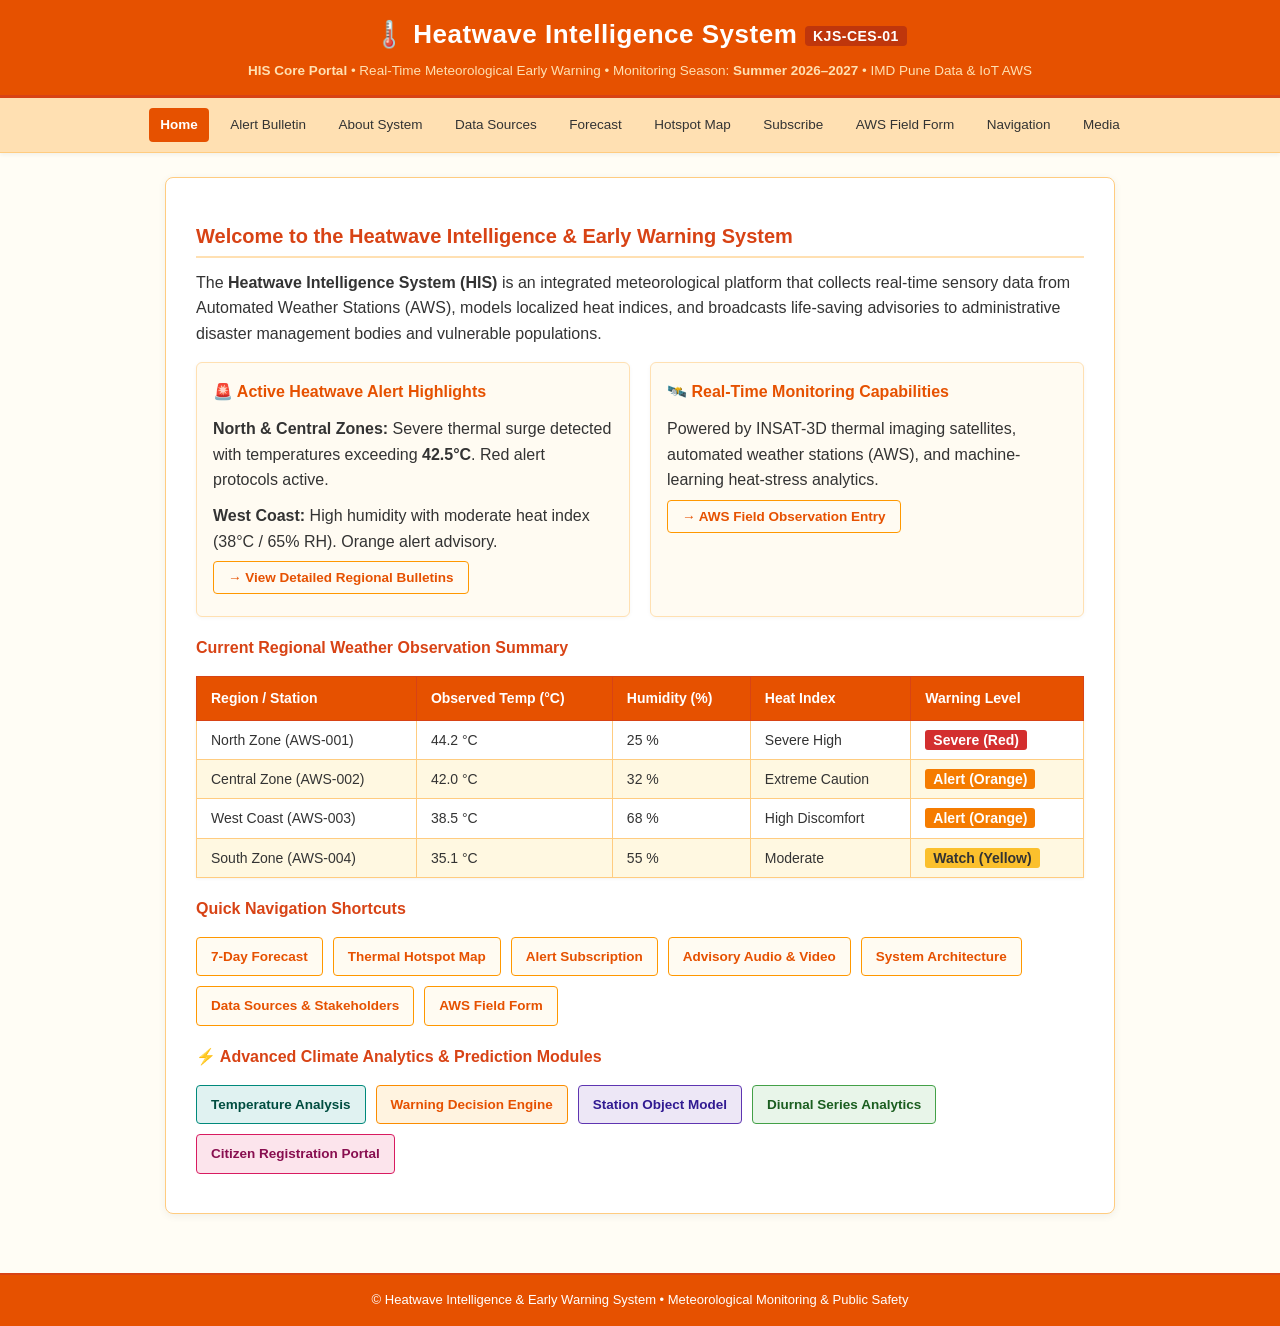
<file: index.html>
<!DOCTYPE html>
<html lang="en">
<head>
    <meta charset="UTF-8">
    <meta name="viewport" content="width=device-width, initial-scale=1.0">
    <title>Heatwave Intelligence System - Home</title>
    <link rel="stylesheet" href="css/style.css">
    <link rel="stylesheet" href="css/nav.css">
    <link rel="stylesheet" href="css/layout.css">
    <link rel="stylesheet" href="css/table.css">
    <link rel="stylesheet" href="css/effects.css">
</head>
<body>
    <header id="header" style="background-color: #e65100; padding: 14px 20px; text-align: center; border-bottom: 3px solid #d84315;">
        <h1 title="Climate Intelligence for Heatwave Monitoring, Prediction, and Early Warning (KJS-CES-01)" style="color: #ffffff; margin: 0 0 4px 0; font-size: 26px;">
            🌡️ Heatwave Intelligence System <span style="font-size: 14px; background: #bf360c; padding: 2px 8px; border-radius: 4px; vertical-align: middle;">KJS-CES-01</span>
        </h1>
        <p style="color: #ffe0b2; margin: 0; font-size: 13.5px;">
            <b>HIS Core Portal</b> &bull; Real-Time Meteorological Early Warning &bull; Monitoring Season: <b>Summer 2026–2027</b> &bull; IMD Pune Data &amp; IoT AWS
        </p>
    </header>

    <nav id="menu">
        <a href="index.html" class="active">Home</a>
        <a href="alert-details.html">Alert Bulletin</a>
        <a href="about-system.html">About System</a>
        <a href="sources.html">Data Sources</a>
        <a href="forecast.html">Forecast</a>
        <a href="hotspot-map.html">Hotspot Map</a>
        <a href="subscribe.html">Subscribe</a>
        <a href="heatwave-form.html">AWS Field Form</a>
        <a href="navigation.html">Navigation</a>
        <a href="media.html">Media</a>
    </nav>

    <div class="main-content">
        <h2>Welcome to the Heatwave Intelligence &amp; Early Warning System</h2>
        <p>
            The <b>Heatwave Intelligence System (HIS)</b> is an integrated meteorological platform that collects real-time sensory data from Automated Weather Stations (AWS), models localized heat indices, and broadcasts life-saving advisories to administrative disaster management bodies and vulnerable populations.
        </p>

        <div class="grid-2col">
            <div class="card">
                <h3>🚨 Active Heatwave Alert Highlights</h3>
                <p><b>North &amp; Central Zones:</b> Severe thermal surge detected with temperatures exceeding <b>42.5°C</b>. Red alert protocols active.</p>
                <p><b>West Coast:</b> High humidity with moderate heat index (38°C / 65% RH). Orange alert advisory.</p>
                <p><a href="alert-details.html" class="quick-link-btn">&rarr; View Detailed Regional Bulletins</a></p>
            </div>

            <div class="card">
                <h3>🛰️ Real-Time Monitoring Capabilities</h3>
                <p>Powered by INSAT-3D thermal imaging satellites, automated weather stations (AWS), and machine-learning heat-stress analytics.</p>
                <p><a href="heatwave-form.html" class="quick-link-btn">&rarr; AWS Field Observation Entry</a></p>
            </div>
        </div>

        <h3>Current Regional Weather Observation Summary</h3>
        <table class="data-table">
            <thead>
                <tr>
                    <th>Region / Station</th>
                    <th>Observed Temp (°C)</th>
                    <th>Humidity (%)</th>
                    <th>Heat Index</th>
                    <th>Warning Level</th>
                </tr>
            </thead>
            <tbody>
                <tr>
                    <td>North Zone (AWS-001)</td>
                    <td>44.2 °C</td>
                    <td>25 %</td>
                    <td>Severe High</td>
                    <td><span class="badge-severe">Severe (Red)</span></td>
                </tr>
                <tr>
                    <td>Central Zone (AWS-002)</td>
                    <td>42.0 °C</td>
                    <td>32 %</td>
                    <td>Extreme Caution</td>
                    <td><span class="badge-warning">Alert (Orange)</span></td>
                </tr>
                <tr>
                    <td>West Coast (AWS-003)</td>
                    <td>38.5 °C</td>
                    <td>68 %</td>
                    <td>High Discomfort</td>
                    <td><span class="badge-warning">Alert (Orange)</span></td>
                </tr>
                <tr>
                    <td>South Zone (AWS-004)</td>
                    <td>35.1 °C</td>
                    <td>55 %</td>
                    <td>Moderate</td>
                    <td><span class="badge-watch">Watch (Yellow)</span></td>
                </tr>
            </tbody>
        </table>

        <h3>Quick Navigation Shortcuts</h3>
        <div class="quick-links-box">
            <a href="forecast.html" class="quick-link-btn">7-Day Forecast</a>
            <a href="hotspot-map.html" class="quick-link-btn">Thermal Hotspot Map</a>
            <a href="subscribe.html" class="quick-link-btn">Alert Subscription</a>
            <a href="media.html" class="quick-link-btn">Advisory Audio &amp; Video</a>
            <a href="about-system.html" class="quick-link-btn">System Architecture</a>
            <a href="sources.html" class="quick-link-btn">Data Sources &amp; Stakeholders</a>
            <a href="heatwave-form.html" class="quick-link-btn">AWS Field Form</a>
        </div>

        <h3>⚡ Advanced Climate Analytics &amp; Prediction Modules</h3>
        <div class="quick-links-box">
            <a href="heatwave_analysis.html" class="quick-link-btn" style="background-color: #e0f2f1; border-color: #00897b; color: #004d40;">Temperature Analysis</a>
            <a href="heatwave_warning.html" class="quick-link-btn" style="background-color: #fff3e0; border-color: #fb8c00; color: #e65100;">Warning Decision Engine</a>
            <a href="climate_object.html" class="quick-link-btn" style="background-color: #ede7f6; border-color: #5e35b1; color: #311b92;">Station Object Model</a>
            <a href="temperature_analysis.html" class="quick-link-btn" style="background-color: #e8f5e9; border-color: #43a047; color: #1b5e20;">Diurnal Series Analytics</a>
            <a href="climate_validation.html" class="quick-link-btn" style="background-color: #fce4ec; border-color: #d81b60; color: #880e4f;">Citizen Registration Portal</a>
        </div>
    </div>

    <footer>
        <p>&copy; Heatwave Intelligence &amp; Early Warning System &bull; Meteorological Monitoring &amp; Public Safety</p>
    </footer>
</body>
</html>
</file>
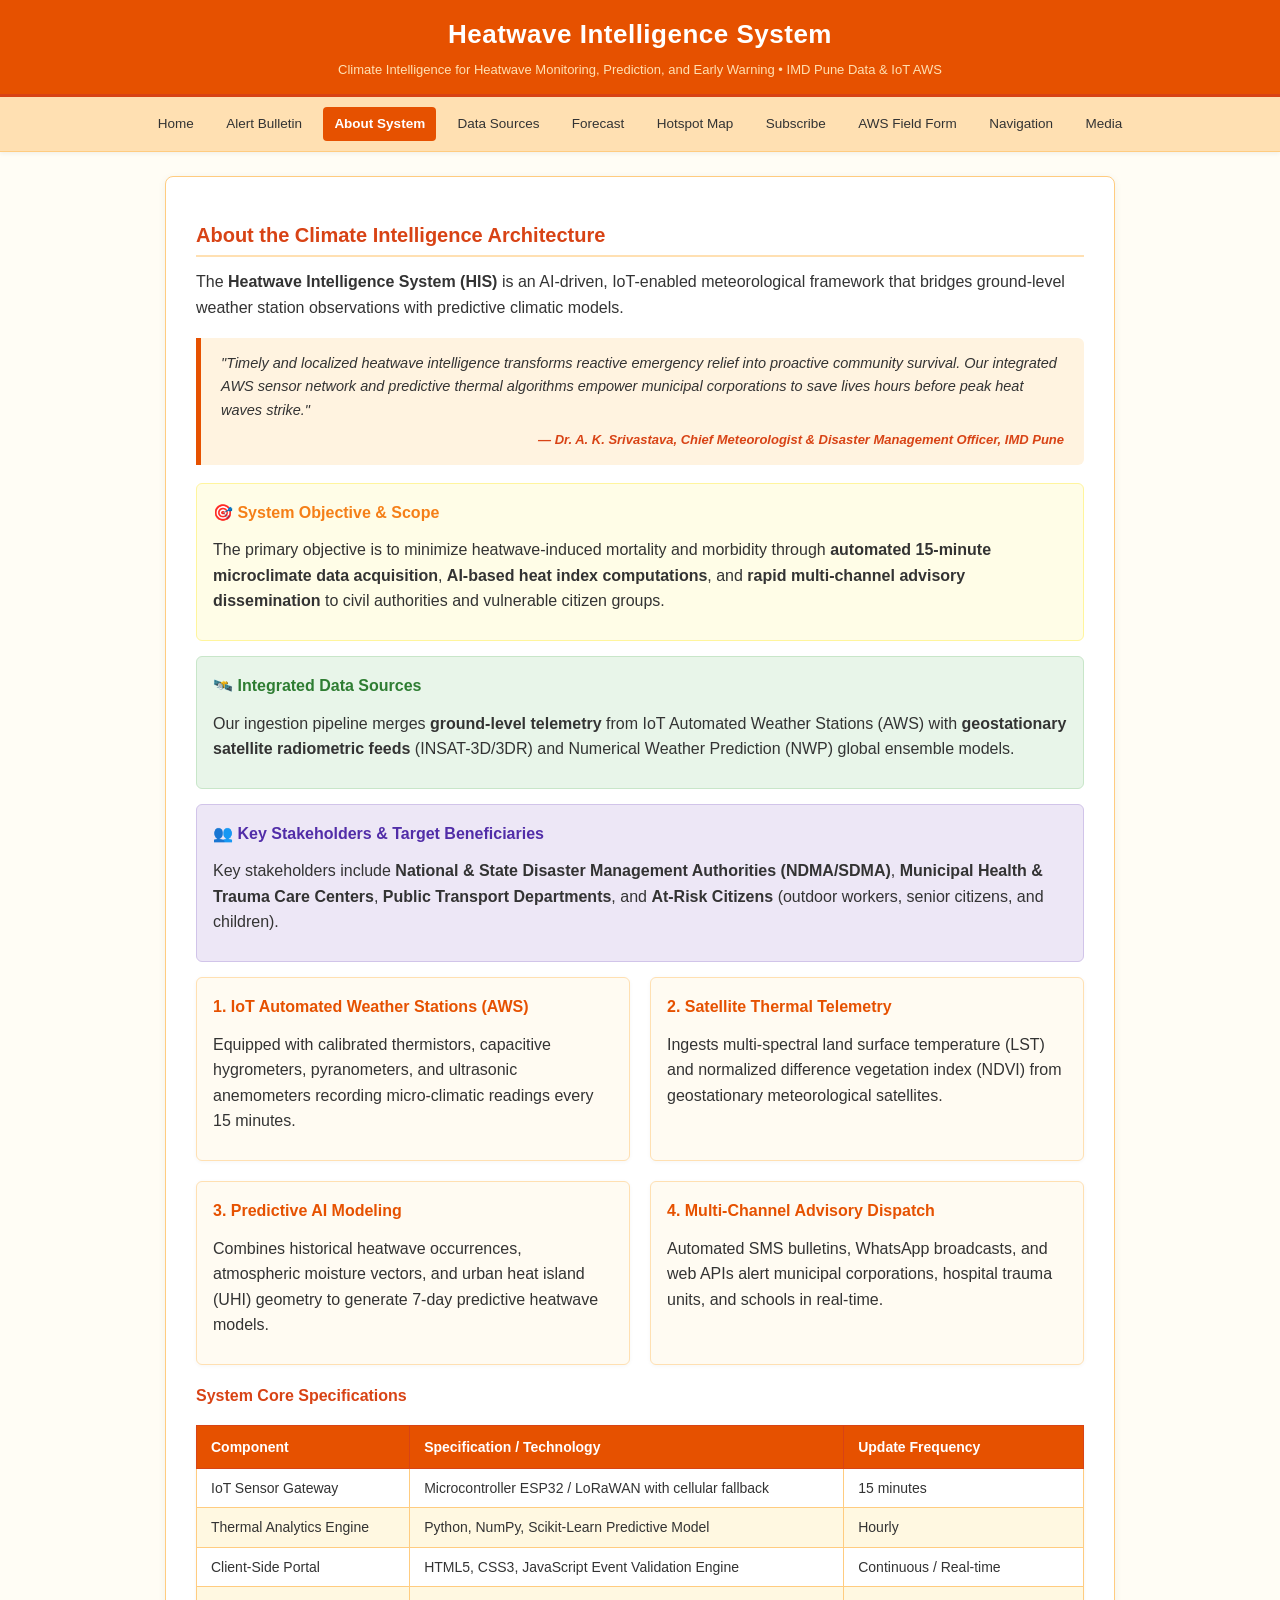
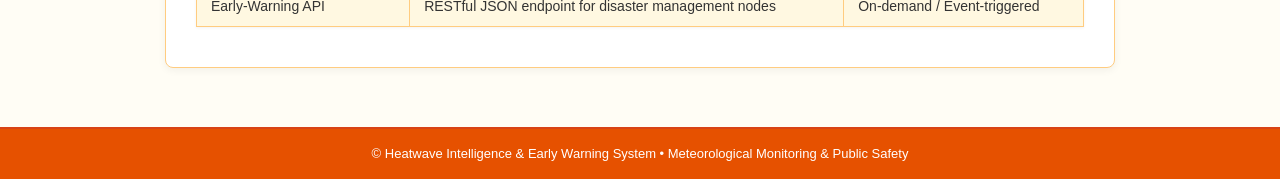
<file: about-system.html>
<!DOCTYPE html>
<html lang="en">
<head>
    <meta charset="UTF-8">
    <meta name="viewport" content="width=device-width, initial-scale=1.0">
    <title>About System - Heatwave Intelligence System</title>
    <link rel="stylesheet" href="css/style.css">
    <link rel="stylesheet" href="css/nav.css">
    <link rel="stylesheet" href="css/layout.css">
    <link rel="stylesheet" href="css/table.css">
    <link rel="stylesheet" href="css/effects.css">
</head>
<body>
    <header id="header">
        <h1>Heatwave Intelligence System</h1>
        <p>Climate Intelligence for Heatwave Monitoring, Prediction, and Early Warning &bull; IMD Pune Data &amp; IoT AWS</p>
    </header>

    <nav id="menu">
        <a href="index.html">Home</a>
        <a href="alert-details.html">Alert Bulletin</a>
        <a href="about-system.html" class="active">About System</a>
        <a href="sources.html">Data Sources</a>
        <a href="forecast.html">Forecast</a>
        <a href="hotspot-map.html">Hotspot Map</a>
        <a href="subscribe.html">Subscribe</a>
        <a href="heatwave-form.html">AWS Field Form</a>
        <a href="navigation.html">Navigation</a>
        <a href="media.html">Media</a>
    </nav>

    <div class="main-content">
        <h2>About the Climate Intelligence Architecture</h2>
        <p>
            The <b>Heatwave Intelligence System (HIS)</b> is an AI-driven, IoT-enabled meteorological framework that bridges ground-level weather station observations with predictive climatic models.
        </p>

        <!-- Blockquote from Chief Meteorologist -->
        <blockquote style="background-color: #fff3e0; border-left: 5px solid #e65100; margin: 18px 0; padding: 14px 20px; font-style: italic; color: #5d4037; border-radius: 0 6px 6px 0;">
            <p style="margin: 0; font-size: 14.5px;">
                "Timely and localized heatwave intelligence transforms reactive emergency relief into proactive community survival. Our integrated AWS sensor network and predictive thermal algorithms empower municipal corporations to save lives hours before peak heat waves strike."
            </p>
            <footer style="background: none; border: none; padding: 0; margin-top: 8px; text-align: right; color: #d84315; font-size: 13px; font-weight: bold;">
                — Dr. A. K. Srivastava, Chief Meteorologist &amp; Disaster Management Officer, IMD Pune
            </footer>
        </blockquote>

        <!-- Explicit DIV Section: Objective -->
        <div id="section-objective" style="background-color: #fffde7; border: 1px solid #fff59d; border-radius: 6px; padding: 16px; margin: 15px 0;">
            <h3 style="color: #f57f17; margin-top: 0;">🎯 System Objective &amp; Scope</h3>
            <p>
                The primary objective is to minimize heatwave-induced mortality and morbidity through <b>automated 15-minute microclimate data acquisition</b>, <b>AI-based heat index computations</b>, and <b>rapid multi-channel advisory dissemination</b> to civil authorities and vulnerable citizen groups.
            </p>
        </div>

        <!-- Explicit DIV Section: Data Sources -->
        <div id="section-datasources" style="background-color: #e8f5e9; border: 1px solid #c8e6c9; border-radius: 6px; padding: 16px; margin: 15px 0;">
            <h3 style="color: #2e7d32; margin-top: 0;">🛰️ Integrated Data Sources</h3>
            <p>
                Our ingestion pipeline merges <b>ground-level telemetry</b> from IoT Automated Weather Stations (AWS) with <b>geostationary satellite radiometric feeds</b> (INSAT-3D/3DR) and Numerical Weather Prediction (NWP) global ensemble models.
            </p>
        </div>

        <!-- Explicit DIV Section: Stakeholders -->
        <div id="section-stakeholders" style="background-color: #ede7f6; border: 1px solid #d1c4e9; border-radius: 6px; padding: 16px; margin: 15px 0;">
            <h3 style="color: #512da8; margin-top: 0;">👥 Key Stakeholders &amp; Target Beneficiaries</h3>
            <p>
                Key stakeholders include <b>National &amp; State Disaster Management Authorities (NDMA/SDMA)</b>, <b>Municipal Health &amp; Trauma Care Centers</b>, <b>Public Transport Departments</b>, and <b>At-Risk Citizens</b> (outdoor workers, senior citizens, and children).
            </p>
        </div>

        <div class="grid-2col">
            <div class="card">
                <h3>1. IoT Automated Weather Stations (AWS)</h3>
                <p>Equipped with calibrated thermistors, capacitive hygrometers, pyranometers, and ultrasonic anemometers recording micro-climatic readings every 15 minutes.</p>
            </div>
            <div class="card">
                <h3>2. Satellite Thermal Telemetry</h3>
                <p>Ingests multi-spectral land surface temperature (LST) and normalized difference vegetation index (NDVI) from geostationary meteorological satellites.</p>
            </div>
            <div class="card">
                <h3>3. Predictive AI Modeling</h3>
                <p>Combines historical heatwave occurrences, atmospheric moisture vectors, and urban heat island (UHI) geometry to generate 7-day predictive heatwave models.</p>
            </div>
            <div class="card">
                <h3>4. Multi-Channel Advisory Dispatch</h3>
                <p>Automated SMS bulletins, WhatsApp broadcasts, and web APIs alert municipal corporations, hospital trauma units, and schools in real-time.</p>
            </div>
        </div>

        <h3>System Core Specifications</h3>
        <table class="data-table">
            <thead>
                <tr>
                    <th>Component</th>
                    <th>Specification / Technology</th>
                    <th>Update Frequency</th>
                </tr>
            </thead>
            <tbody>
                <tr>
                    <td>IoT Sensor Gateway</td>
                    <td>Microcontroller ESP32 / LoRaWAN with cellular fallback</td>
                    <td>15 minutes</td>
                </tr>
                <tr>
                    <td>Thermal Analytics Engine</td>
                    <td>Python, NumPy, Scikit-Learn Predictive Model</td>
                    <td>Hourly</td>
                </tr>
                <tr>
                    <td>Client-Side Portal</td>
                    <td>HTML5, CSS3, JavaScript Event Validation Engine</td>
                    <td>Continuous / Real-time</td>
                </tr>
                <tr>
                    <td>Early-Warning API</td>
                    <td>RESTful JSON endpoint for disaster management nodes</td>
                    <td>On-demand / Event-triggered</td>
                </tr>
            </tbody>
        </table>
    </div>

    <footer>
        <p>&copy; Heatwave Intelligence &amp; Early Warning System &bull; Meteorological Monitoring &amp; Public Safety</p>
    </footer>
</body>
</html>
</file>
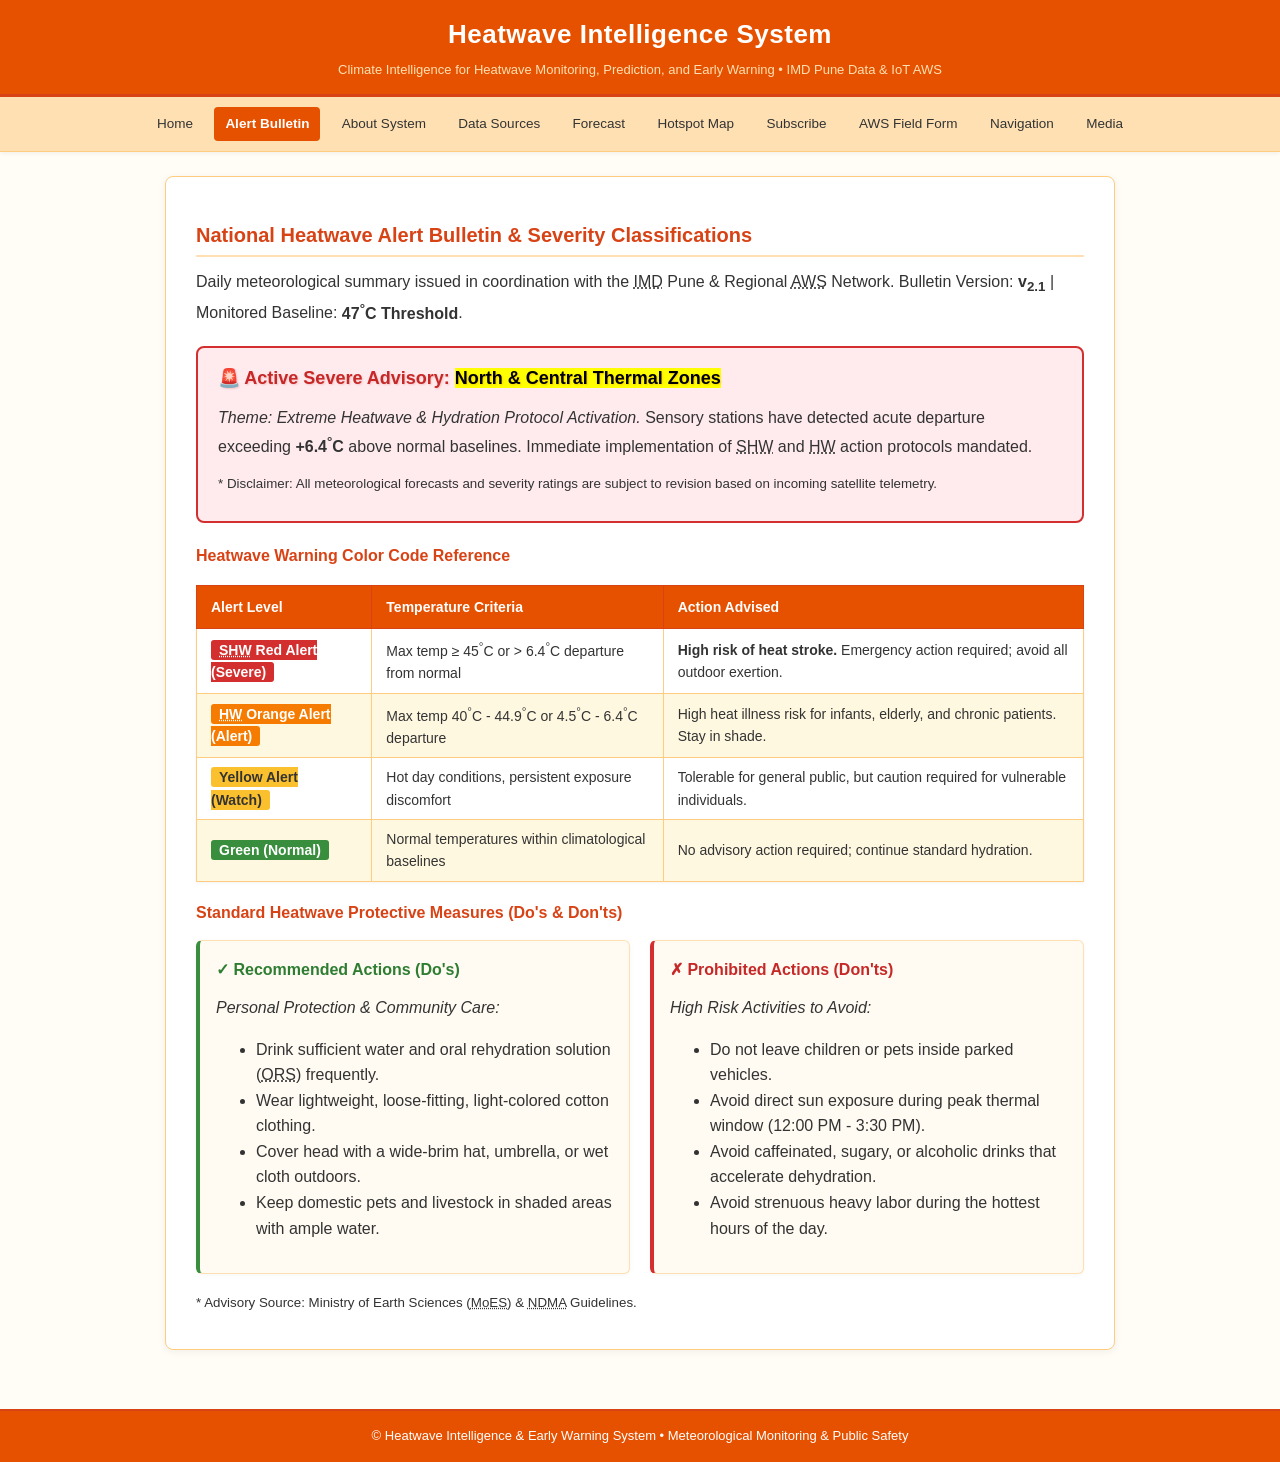
<file: alert-details.html>
<!DOCTYPE html>
<html lang="en">
<head>
    <meta charset="UTF-8">
    <meta name="viewport" content="width=device-width, initial-scale=1.0">
    <title>Alert Details - Heatwave Intelligence System</title>
    <link rel="stylesheet" href="css/style.css">
    <link rel="stylesheet" href="css/nav.css">
    <link rel="stylesheet" href="css/layout.css">
    <link rel="stylesheet" href="css/table.css">
    <link rel="stylesheet" href="css/effects.css">
</head>
<body>
    <header id="header">
        <h1>Heatwave Intelligence System</h1>
        <p>Climate Intelligence for Heatwave Monitoring, Prediction, and Early Warning &bull; IMD Pune Data &amp; IoT AWS</p>
    </header>

    <nav id="menu">
        <a href="index.html">Home</a>
        <a href="alert-details.html" class="active">Alert Bulletin</a>
        <a href="about-system.html">About System</a>
        <a href="sources.html">Data Sources</a>
        <a href="forecast.html">Forecast</a>
        <a href="hotspot-map.html">Hotspot Map</a>
        <a href="subscribe.html">Subscribe</a>
        <a href="heatwave-form.html">AWS Field Form</a>
        <a href="navigation.html">Navigation</a>
        <a href="media.html">Media</a>
    </nav>

    <div class="main-content">
        <h2>National Heatwave Alert Bulletin &amp; Severity Classifications</h2>
        <p>
            Daily meteorological summary issued in coordination with the 
            <abbr title="India Meteorological Department">IMD</abbr> Pune &amp; Regional <abbr title="Automated Weather Stations">AWS</abbr> Network.
            Bulletin Version: <b>v<sub>2.1</sub></b> | Monitored Baseline: <b>47<sup>°</sup>C Threshold</b>.
        </p>

        <div class="glowing-alert-box">
            <h3>🚨 Active Severe Advisory: <mark><strong>North &amp; Central Thermal Zones</strong></mark></h3>
            <p>
                <em>Theme: Extreme Heatwave &amp; Hydration Protocol Activation.</em>
                Sensory stations have detected acute departure exceeding <strong>+6.4<sup>°</sup>C</strong> above normal baselines. 
                Immediate implementation of <abbr title="Severe Heat Wave">SHW</abbr> and <abbr title="Heat Wave">HW</abbr> action protocols mandated.
            </p>
            <p>
                <small>* Disclaimer: All meteorological forecasts and severity ratings are subject to revision based on incoming satellite telemetry.</small>
            </p>
        </div>

        <h3>Heatwave Warning Color Code Reference</h3>
        <table class="data-table">
            <thead>
                <tr>
                    <th>Alert Level</th>
                    <th>Temperature Criteria</th>
                    <th>Action Advised</th>
                </tr>
            </thead>
            <tbody>
                <tr>
                    <td><span class="badge-severe"><abbr title="Severe Heat Wave">SHW</abbr> Red Alert (Severe)</span></td>
                    <td>Max temp &ge; 45<sup>°</sup>C or &gt; 6.4<sup>°</sup>C departure from normal</td>
                    <td><strong>High risk of heat stroke.</strong> Emergency action required; avoid all outdoor exertion.</td>
                </tr>
                <tr>
                    <td><span class="badge-warning"><abbr title="Heat Wave">HW</abbr> Orange Alert (Alert)</span></td>
                    <td>Max temp 40<sup>°</sup>C - 44.9<sup>°</sup>C or 4.5<sup>°</sup>C - 6.4<sup>°</sup>C departure</td>
                    <td>High heat illness risk for infants, elderly, and chronic patients. Stay in shade.</td>
                </tr>
                <tr>
                    <td><span class="badge-watch">Yellow Alert (Watch)</span></td>
                    <td>Hot day conditions, persistent exposure discomfort</td>
                    <td>Tolerable for general public, but caution required for vulnerable individuals.</td>
                </tr>
                <tr>
                    <td><span class="badge-normal">Green (Normal)</span></td>
                    <td>Normal temperatures within climatological baselines</td>
                    <td>No advisory action required; continue standard hydration.</td>
                </tr>
            </tbody>
        </table>

        <h3>Standard Heatwave Protective Measures (Do's &amp; Don'ts)</h3>
        <div class="grid-2col">
            <div class="card" style="border-left: 4px solid #388e3c;">
                <h3 style="color: #2e7d32;">✓ Recommended Actions (Do's)</h3>
                <p><em>Personal Protection &amp; Community Care:</em></p>
                <ul>
                    <li>Drink sufficient water and oral rehydration solution (<abbr title="Oral Rehydration Salts">ORS</abbr>) frequently.</li>
                    <li>Wear lightweight, loose-fitting, light-colored cotton clothing.</li>
                    <li>Cover head with a wide-brim hat, umbrella, or wet cloth outdoors.</li>
                    <li>Keep domestic pets and livestock in shaded areas with ample water.</li>
                </ul>
            </div>

            <div class="card" style="border-left: 4px solid #d32f2f;">
                <h3 style="color: #c62828;">✗ Prohibited Actions (Don'ts)</h3>
                <p><em>High Risk Activities to Avoid:</em></p>
                <ul>
                    <li>Do not leave children or pets inside parked vehicles.</li>
                    <li>Avoid direct sun exposure during peak thermal window (12:00 PM - 3:30 PM).</li>
                    <li>Avoid caffeinated, sugary, or alcoholic drinks that accelerate dehydration.</li>
                    <li>Avoid strenuous heavy labor during the hottest hours of the day.</li>
                </ul>
            </div>
        </div>

        <p><small>* Advisory Source: Ministry of Earth Sciences (<abbr title="Ministry of Earth Sciences">MoES</abbr>) &amp; <abbr title="National Disaster Management Authority">NDMA</abbr> Guidelines.</small></p>
    </div>

    <footer>
        <p>&copy; Heatwave Intelligence &amp; Early Warning System &bull; Meteorological Monitoring &amp; Public Safety</p>
    </footer>
</body>
</html>
</file>
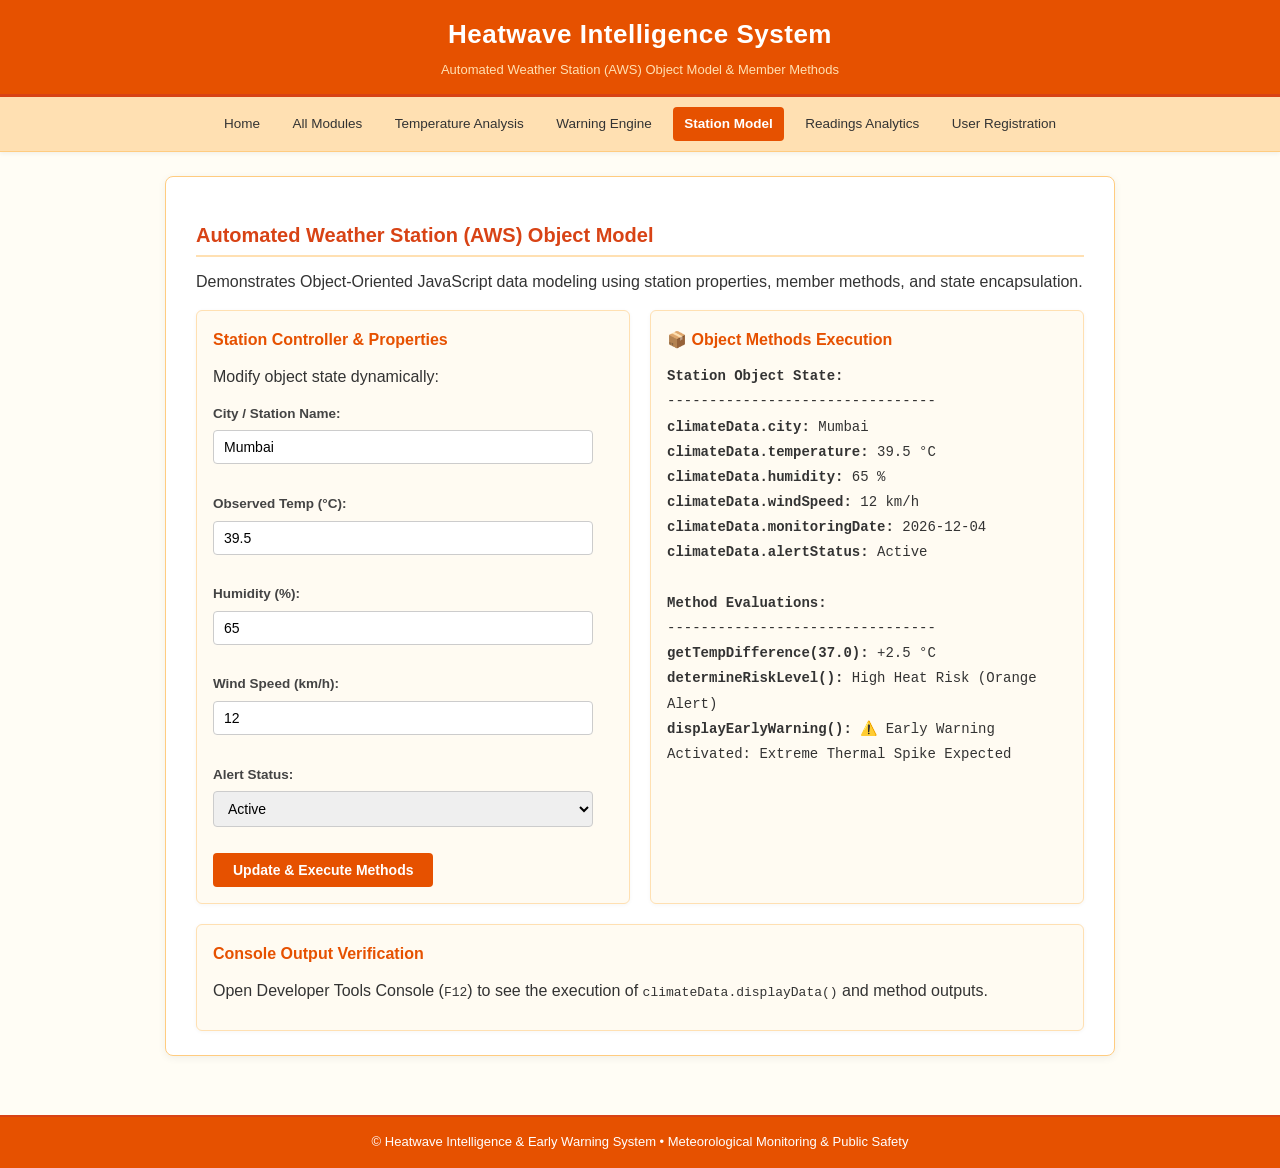
<file: climate_object.html>
<!DOCTYPE html>
<html lang="en">
<head>
    <meta charset="UTF-8">
    <meta name="viewport" content="width=device-width, initial-scale=1.0">
    <title>Station Object Model - Heatwave Intelligence System</title>
    <link rel="stylesheet" href="css/style.css">
    <link rel="stylesheet" href="css/nav.css">
    <link rel="stylesheet" href="css/layout.css">
    <link rel="stylesheet" href="css/form.css">
    <link rel="stylesheet" href="css/table.css">
    <link rel="stylesheet" href="css/effects.css">
</head>
<body>
    <header id="header">
        <h1>Heatwave Intelligence System</h1>
        <p>Automated Weather Station (AWS) Object Model &amp; Member Methods</p>
    </header>

    <nav id="menu">
        <a href="index.html">Home</a>
        <a href="navigation.html">All Modules</a>
        <a href="heatwave_analysis.html">Temperature Analysis</a>
        <a href="heatwave_warning.html">Warning Engine</a>
        <a href="climate_object.html" class="active">Station Model</a>
        <a href="temperature_analysis.html">Readings Analytics</a>
        <a href="climate_validation.html">User Registration</a>
    </nav>

    <div class="main-content">
        <h2>Automated Weather Station (AWS) Object Model</h2>
        <p>
            Demonstrates Object-Oriented JavaScript data modeling using station properties, member methods, and state encapsulation.
        </p>

        <div class="grid-2col">
            <div class="card">
                <h3>Station Controller &amp; Properties</h3>
                <p>Modify object state dynamically:</p>
                <form id="objectController" onsubmit="updateStationObject(event)">
                    <label for="objCity">City / Station Name:</label><br>
                    <input type="text" id="objCity" value="Mumbai" required><br><br>

                    <label for="objTemp">Observed Temp (°C):</label><br>
                    <input type="number" step="0.1" id="objTemp" value="39.5" required><br><br>

                    <label for="objHum">Humidity (%):</label><br>
                    <input type="number" id="objHum" value="65" required><br><br>

                    <label for="objWind">Wind Speed (km/h):</label><br>
                    <input type="number" id="objWind" value="12" required><br><br>

                    <label for="objStatus">Alert Status:</label><br>
                    <select id="objStatus">
                        <option value="Active">Active</option>
                        <option value="Standby">Standby</option>
                        <option value="Under Review">Under Review</option>
                        <option value="Deactivated">Deactivated</option>
                    </select><br><br>

                    <input type="submit" value="Update &amp; Execute Methods">
                </form>
            </div>

            <div class="card" style="background-color: #fffbf2;">
                <h3>📦 Object Methods Execution</h3>
                <div id="objectCardDisplay" style="font-family: monospace; font-size: 14px; line-height: 1.8;"></div>
            </div>
        </div>

        <div class="card" style="margin-top: 20px;">
            <h3>Console Output Verification</h3>
            <p>Open Developer Tools Console (<code>F12</code>) to see the execution of <code>climateData.displayData()</code> and method outputs.</p>
        </div>
    </div>

    <footer>
        <p>&copy; Heatwave Intelligence &amp; Early Warning System &bull; Meteorological Monitoring &amp; Public Safety</p>
    </footer>

    <script>
        // Definition of JavaScript Climate Monitoring Object using Object Literal
        let climateData = {
            locationName: "AWS-West Coast Station",
            city: "Mumbai",
            temperature: 39.5,
            humidity: 65,
            windSpeed: 12,
            forecastTemperature: 41.0,
            riskLevel: "High",
            alertStatus: "Active",
            monitoringDate: new Date().toISOString().split('T')[0],

            // Method 1: Display complete climate information
            displayData: function() {
                console.log("=== Climate Data Object ===");
                console.log("Location: " + this.locationName + " (" + this.city + ")");
                console.log("Temperature: " + this.temperature + "°C");
                console.log("Humidity: " + this.humidity + "%");
                console.log("Wind Speed: " + this.windSpeed + " km/h");
                console.log("Forecast Temp: " + this.forecastTemperature + "°C");
                console.log("Risk Level: " + this.riskLevel);
                console.log("Alert Status: " + this.alertStatus);
                console.log("Monitoring Date: " + this.monitoringDate);
            },

            // Method 2: Calculate temperature difference from threshold
            getTempDifference: function(threshold) {
                return (this.temperature - threshold).toFixed(1);
            },

            // Method 3: Determine heatwave risk level
            determineRiskLevel: function() {
                if (this.temperature >= 40) {
                    this.riskLevel = "Severe (Red Alert)";
                } else if (this.temperature >= 38 && this.humidity >= 60) {
                    this.riskLevel = "High Heat Risk (Orange Alert)";
                } else if (this.temperature >= 35) {
                    this.riskLevel = "Moderate (Yellow Watch)";
                } else {
                    this.riskLevel = "Normal (Green)";
                }
                return this.riskLevel;
            },

            // Method 4: Display early warning status
            displayEarlyWarning: function() {
                return (this.forecastTemperature >= 40 || this.temperature >= 38) 
                    ? "⚠️ Early Warning Activated: Extreme Thermal Spike Expected" 
                    : "✓ Baseline Normal: Regular Monitoring";
            },

            // Method 5: Update alert status
            updateAlertStatus: function(newStatus) {
                this.alertStatus = newStatus;
                return this.alertStatus;
            }
        };

        function renderObjectUI() {
            // Recalculate object methods
            var risk = climateData.determineRiskLevel();
            var diff = climateData.getTempDifference(37.0);
            var earlyWarn = climateData.displayEarlyWarning();

            climateData.displayData();

            var html = "<b>Station Object State:</b><br>" +
                       "--------------------------------<br>" +
                       "<b>climateData.city:</b> " + climateData.city + "<br>" +
                       "<b>climateData.temperature:</b> " + climateData.temperature + " °C<br>" +
                       "<b>climateData.humidity:</b> " + climateData.humidity + " %<br>" +
                       "<b>climateData.windSpeed:</b> " + climateData.windSpeed + " km/h<br>" +
                       "<b>climateData.monitoringDate:</b> " + climateData.monitoringDate + "<br>" +
                       "<b>climateData.alertStatus:</b> " + climateData.alertStatus + "<br>" +
                       "<br><b>Method Evaluations:</b><br>" +
                       "--------------------------------<br>" +
                       "<b>getTempDifference(37.0):</b> " + (diff > 0 ? "+" : "") + diff + " °C<br>" +
                       "<b>determineRiskLevel():</b> " + risk + "<br>" +
                       "<b>displayEarlyWarning():</b> " + earlyWarn + "<br>";

            document.getElementById('objectCardDisplay').innerHTML = html;
        }

        function updateStationObject(e) {
            if(e) e.preventDefault();
            climateData.city = document.getElementById('objCity').value;
            climateData.temperature = parseFloat(document.getElementById('objTemp').value);
            climateData.humidity = parseFloat(document.getElementById('objHum').value);
            climateData.windSpeed = parseFloat(document.getElementById('objWind').value);
            climateData.updateAlertStatus(document.getElementById('objStatus').value);
            renderObjectUI();
        }

        window.onload = function() {
            renderObjectUI();
        };
    </script>
</body>
</html>
</file>
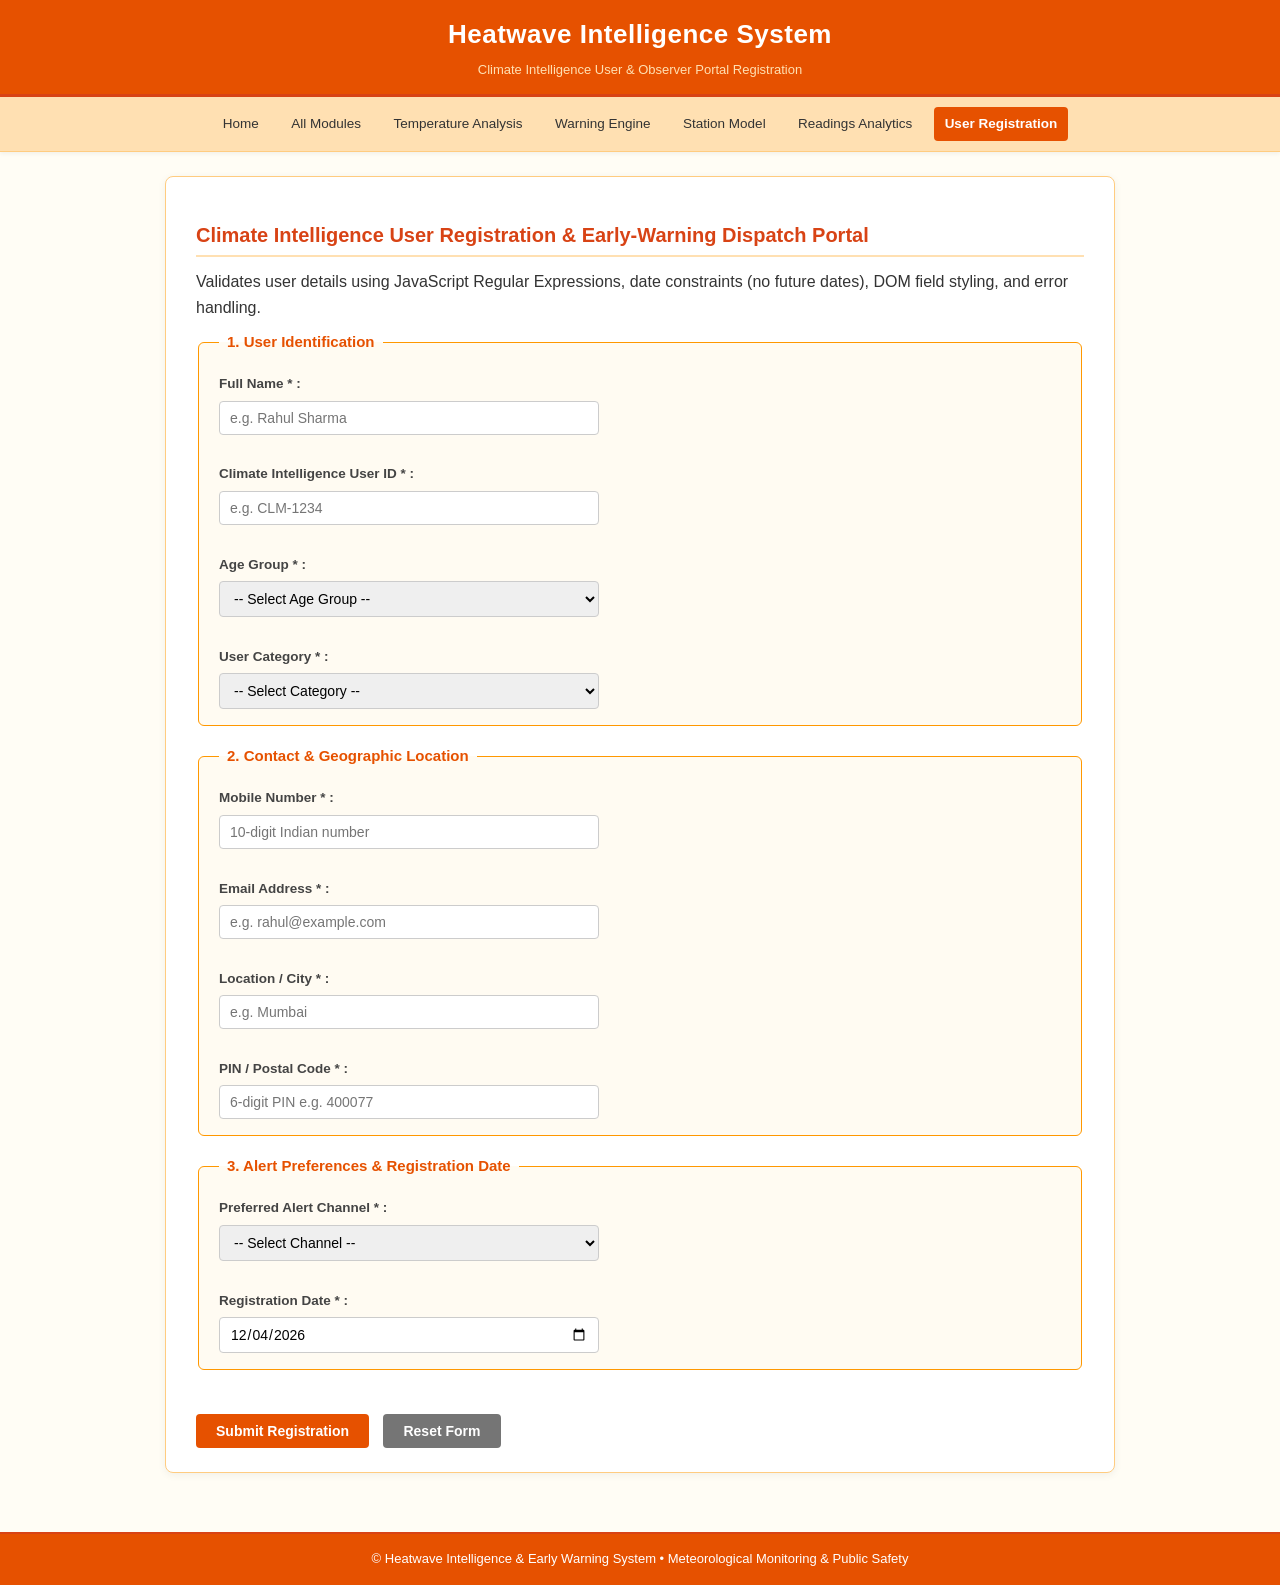
<file: climate_validation.html>
<!DOCTYPE html>
<html lang="en">
<head>
    <meta charset="UTF-8">
    <meta name="viewport" content="width=device-width, initial-scale=1.0">
    <title>User &amp; Observer Registration - Heatwave Intelligence System</title>
    <link rel="stylesheet" href="css/style.css">
    <link rel="stylesheet" href="css/nav.css">
    <link rel="stylesheet" href="css/layout.css">
    <link rel="stylesheet" href="css/form.css">
    <link rel="stylesheet" href="css/table.css">
    <link rel="stylesheet" href="css/effects.css">
    <style>
        .input-error {
            border: 2px solid #d32f2f !important;
            background-color: #ffebee !important;
        }
        .input-valid {
            border: 2px solid #388e3c !important;
            background-color: #f1f8e9 !important;
        }
    </style>
</head>
<body>
    <header id="header">
        <h1>Heatwave Intelligence System</h1>
        <p>Climate Intelligence User &amp; Observer Portal Registration</p>
    </header>

    <nav id="menu">
        <a href="index.html">Home</a>
        <a href="navigation.html">All Modules</a>
        <a href="heatwave_analysis.html">Temperature Analysis</a>
        <a href="heatwave_warning.html">Warning Engine</a>
        <a href="climate_object.html">Station Model</a>
        <a href="temperature_analysis.html">Readings Analytics</a>
        <a href="climate_validation.html" class="active">User Registration</a>
    </nav>

    <div class="main-content">
        <h2>Climate Intelligence User Registration &amp; Early-Warning Dispatch Portal</h2>
        <p>
            Validates user details using JavaScript Regular Expressions, date constraints (no future dates), DOM field styling, and error handling.
        </p>

        <form id="climateRegForm" onsubmit="validateClimateRegistration(event)" novalidate>
            <fieldset>
                <legend>1. User Identification</legend>
                <label for="regName">Full Name * :</label><br>
                <input type="text" id="regName" name="regName" placeholder="e.g. Rahul Sharma" autocomplete="off">
                <span id="regNameErr" class="error"></span>
                <br><br>

                <label for="regUserId">Climate Intelligence User ID * :</label><br>
                <input type="text" id="regUserId" name="regUserId" placeholder="e.g. CLM-1234" autocomplete="off">
                <span id="regUserIdErr" class="error"></span>
                <br><br>

                <label for="regAgeGroup">Age Group * :</label><br>
                <select id="regAgeGroup" name="regAgeGroup">
                    <option value="">-- Select Age Group --</option>
                    <option value="Under 18">Under 18</option>
                    <option value="18 - 35">18 - 35 (Youth / Working)</option>
                    <option value="36 - 60">36 - 60 (Adult)</option>
                    <option value="Above 60">Above 60 (Senior Citizen - High Risk)</option>
                </select>
                <span id="regAgeErr" class="error"></span>
                <br><br>

                <label for="regCategory">User Category * :</label><br>
                <select id="regCategory" name="regCategory">
                    <option value="">-- Select Category --</option>
                    <option value="General Public">General Public</option>
                    <option value="Senior Citizen">Senior Citizen</option>
                    <option value="Student">Student</option>
                    <option value="Outdoor Worker">Outdoor Worker (Construction / Agriculture)</option>
                    <option value="Healthcare Worker">Healthcare Worker / First Responder</option>
                    <option value="Government/Disaster Management">Government / Disaster Management</option>
                    <option value="Other">Other</option>
                </select>
                <span id="regCatErr" class="error"></span>
            </fieldset>

            <fieldset>
                <legend>2. Contact &amp; Geographic Location</legend>
                <label for="regMobile">Mobile Number * :</label><br>
                <input type="tel" id="regMobile" name="regMobile" maxlength="10" placeholder="10-digit Indian number" autocomplete="off">
                <span id="regMobileErr" class="error"></span>
                <br><br>

                <label for="regEmail">Email Address * :</label><br>
                <input type="email" id="regEmail" name="regEmail" placeholder="e.g. rahul@example.com" autocomplete="off">
                <span id="regEmailErr" class="error"></span>
                <br><br>

                <label for="regCity">Location / City * :</label><br>
                <input type="text" id="regCity" name="regCity" placeholder="e.g. Mumbai" autocomplete="off">
                <span id="regCityErr" class="error"></span>
                <br><br>

                <label for="regPin">PIN / Postal Code * :</label><br>
                <input type="text" id="regPin" name="regPin" maxlength="6" placeholder="6-digit PIN e.g. 400077" autocomplete="off">
                <span id="regPinErr" class="error"></span>
            </fieldset>

            <fieldset>
                <legend>3. Alert Preferences &amp; Registration Date</legend>
                <label for="regChannel">Preferred Alert Channel * :</label><br>
                <select id="regChannel" name="regChannel">
                    <option value="">-- Select Channel --</option>
                    <option value="SMS Text Message">SMS Text Message</option>
                    <option value="WhatsApp Broadcast">WhatsApp Broadcast</option>
                    <option value="Email Alert Bulletin">Email Alert Bulletin</option>
                    <option value="Automated Voice Call">Automated Voice Call (IVR)</option>
                </select>
                <span id="regChannelErr" class="error"></span>
                <br><br>

                <label for="regDate">Registration Date * :</label><br>
                <input type="date" id="regDate" name="regDate">
                <span id="regDateErr" class="error"></span>
            </fieldset>

            <br>
            <input type="submit" value="Submit Registration">
            <input type="reset" value="Reset Form" onclick="clearHighlights()">
        </form>

        <div id="climateSuccessCard" class="card" style="display: none; background-color: #e8f5e9; border: 2px solid #2e7d32; margin-top: 20px;">
            <h3 style="color: #2e7d32; margin-top: 0;">🎉 Registration Successful!</h3>
            <p style="font-size: 15px; font-weight: bold; color: #1b5e20;">
                You are registered for Climate Intelligence Heatwave Monitoring and Early-Warning Alerts.
            </p>
            <table class="result-table">
                <tr><td><b>Full Name:</b></td><td id="outName"></td></tr>
                <tr><td><b>Climate User ID:</b></td><td id="outUserId"></td></tr>
                <tr><td><b>Age Group:</b></td><td id="outAge"></td></tr>
                <tr><td><b>User Category:</b></td><td id="outCat"></td></tr>
                <tr><td><b>Mobile Number:</b></td><td id="outMobile"></td></tr>
                <tr><td><b>Email Address:</b></td><td id="outEmail"></td></tr>
                <tr><td><b>Location / City:</b></td><td id="outCity"></td></tr>
                <tr><td><b>PIN Code:</b></td><td id="outPin"></td></tr>
                <tr><td><b>Preferred Alert Channel:</b></td><td id="outChannel"></td></tr>
                <tr><td><b>Registration Date:</b></td><td id="outDate"></td></tr>
            </table>
            <br>
            <button type="button" onclick="location.reload()">Register Another User</button>
        </div>
    </div>

    <footer>
        <p>&copy; Heatwave Intelligence &amp; Early Warning System &bull; Meteorological Monitoring &amp; Public Safety</p>
    </footer>

    <script>
        // Set today's date
        document.getElementById('regDate').value = new Date().toISOString().split('T')[0];

        function clearHighlights() {
            var inputs = document.querySelectorAll('input, select');
            inputs.forEach(function(el) {
                el.classList.remove('input-error');
                el.classList.remove('input-valid');
            });
            var errors = document.querySelectorAll('.error');
            errors.forEach(function(err) {
                err.innerHTML = '';
            });
        }

        function setFieldError(fieldId, errId, message) {
            var field = document.getElementById(fieldId);
            field.classList.remove('input-valid');
            field.classList.add('input-error');
            document.getElementById(errId).innerHTML = message;
            return false;
        }

        function setFieldValid(fieldId, errId) {
            var field = document.getElementById(fieldId);
            field.classList.remove('input-error');
            field.classList.add('input-valid');
            document.getElementById(errId).innerHTML = '';
            return true;
        }

        function validateClimateRegistration(e) {
            e.preventDefault();
            var isValid = true;

            var name = document.getElementById('regName').value.trim();
            var userId = document.getElementById('regUserId').value.trim();
            var ageGroup = document.getElementById('regAgeGroup').value;
            var category = document.getElementById('regCategory').value;
            var mobile = document.getElementById('regMobile').value.trim();
            var email = document.getElementById('regEmail').value.trim();
            var city = document.getElementById('regCity').value.trim();
            var pin = document.getElementById('regPin').value.trim();
            var channel = document.getElementById('regChannel').value;
            var regDate = document.getElementById('regDate').value;

            // 1. Validate User Name (alphabets and spaces only, min 3 chars)
            if (name === "") {
                isValid = setFieldError('regName', 'regNameErr', 'User Name is required');
            } else if (name.length < 3) {
                isValid = setFieldError('regName', 'regNameErr', 'Must be at least 3 characters');
            } else if (!/^[A-Za-z ]+$/.test(name)) {
                isValid = setFieldError('regName', 'regNameErr', 'Only alphabets and spaces allowed');
            } else {
                setFieldValid('regName', 'regNameErr');
            }

            // 2. Validate Climate User ID (Pattern: CLM-1234)
            if (userId === "") {
                isValid = setFieldError('regUserId', 'regUserIdErr', 'User ID is required');
            } else if (!/^CLM-[0-9]{4}$/.test(userId)) {
                isValid = setFieldError('regUserId', 'regUserIdErr', 'Format must be CLM-1234');
            } else {
                setFieldValid('regUserId', 'regUserIdErr');
            }

            // 3. Validate Age Group
            if (ageGroup === "") {
                isValid = setFieldError('regAgeGroup', 'regAgeErr', 'Please select age group');
            } else {
                setFieldValid('regAgeGroup', 'regAgeErr');
            }

            // 4. Validate Category
            if (category === "") {
                isValid = setFieldError('regCategory', 'regCatErr', 'Please select user category');
            } else {
                setFieldValid('regCategory', 'regCatErr');
            }

            // 5. Validate Mobile Number (Exactly 10 digits Indian format)
            if (mobile === "") {
                isValid = setFieldError('regMobile', 'regMobileErr', 'Mobile number is required');
            } else if (!/^[6-9][0-9]{9}$/.test(mobile)) {
                isValid = setFieldError('regMobile', 'regMobileErr', 'Must be a 10-digit Indian number');
            } else {
                setFieldValid('regMobile', 'regMobileErr');
            }

            // 6. Validate Email
            if (email === "") {
                isValid = setFieldError('regEmail', 'regEmailErr', 'Email is required');
            } else if (!/^[a-zA-Z0-9._-]+@[a-zA-Z0-9.-]+\.[a-zA-Z]{2,4}$/.test(email)) {
                isValid = setFieldError('regEmail', 'regEmailErr', 'Invalid email format');
            } else {
                setFieldValid('regEmail', 'regEmailErr');
            }

            // 7. Validate Location / City
            if (city === "") {
                isValid = setFieldError('regCity', 'regCityErr', 'Location/City is required');
            } else if (!/^[A-Za-z ]+$/.test(city)) {
                isValid = setFieldError('regCity', 'regCityErr', 'Only alphabets and spaces allowed');
            } else {
                setFieldValid('regCity', 'regCityErr');
            }

            // 8. Validate PIN Code (Exactly 6 digits)
            if (pin === "") {
                isValid = setFieldError('regPin', 'regPinErr', 'PIN code is required');
            } else if (!/^[0-9]{6}$/.test(pin)) {
                isValid = setFieldError('regPin', 'regPinErr', 'Must be exactly 6 digits');
            } else {
                setFieldValid('regPin', 'regPinErr');
            }

            // 9. Validate Preferred Alert Channel
            if (channel === "") {
                isValid = setFieldError('regChannel', 'regChannelErr', 'Please select alert channel');
            } else {
                setFieldValid('regChannel', 'regChannelErr');
            }

            // 10. Validate Registration Date (Not a future date)
            if (regDate === "") {
                isValid = setFieldError('regDate', 'regDateErr', 'Registration date is required');
            } else {
                var selectedDate = new Date(regDate);
                var today = new Date();
                today.setHours(23, 59, 59, 999);
                if (selectedDate > today) {
                    isValid = setFieldError('regDate', 'regDateErr', 'Registration date cannot be a future date');
                } else {
                    setFieldValid('regDate', 'regDateErr');
                }
            }

            // 11. Success handling
            if (isValid) {
                document.getElementById('climateRegForm').style.display = 'none';
                document.getElementById('climateSuccessCard').style.display = 'block';

                document.getElementById('outName').innerText = name;
                document.getElementById('outUserId').innerText = userId;
                document.getElementById('outAge').innerText = ageGroup;
                document.getElementById('outCat').innerText = category;
                document.getElementById('outMobile').innerText = mobile;
                document.getElementById('outEmail').innerText = email;
                document.getElementById('outCity').innerText = city;
                document.getElementById('outPin').innerText = pin;
                document.getElementById('outChannel').innerText = channel;
                document.getElementById('outDate').innerText = regDate;

                console.log("=== Registration Successful ===");
                console.log({
                    Name: name,
                    UserID: userId,
                    AgeGroup: ageGroup,
                    Category: category,
                    Mobile: mobile,
                    Email: email,
                    City: city,
                    PIN: pin,
                    Channel: channel,
                    Date: regDate
                });
            }
        }
    </script>
</body>
</html>
</file>
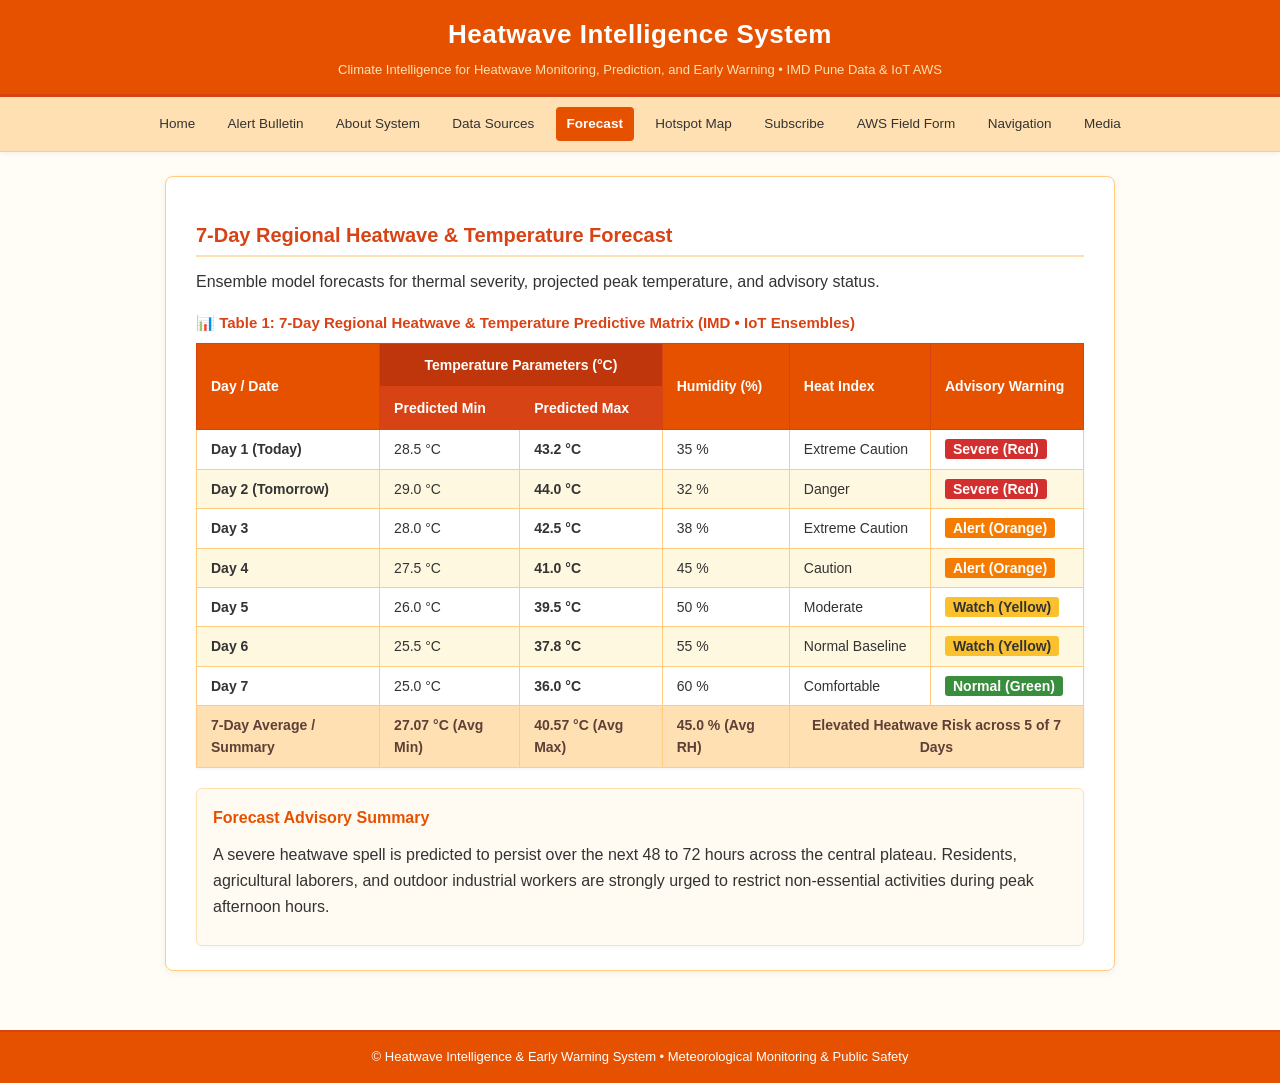
<file: forecast.html>
<!DOCTYPE html>
<html lang="en">
<head>
    <meta charset="UTF-8">
    <meta name="viewport" content="width=device-width, initial-scale=1.0">
    <title>Forecast Summary - Heatwave Intelligence System</title>
    <link rel="stylesheet" href="css/style.css">
    <link rel="stylesheet" href="css/nav.css">
    <link rel="stylesheet" href="css/layout.css">
    <link rel="stylesheet" href="css/table.css">
    <link rel="stylesheet" href="css/effects.css">
</head>
<body>
    <header id="header">
        <h1>Heatwave Intelligence System</h1>
        <p>Climate Intelligence for Heatwave Monitoring, Prediction, and Early Warning &bull; IMD Pune Data &amp; IoT AWS</p>
    </header>

    <nav id="menu">
        <a href="index.html">Home</a>
        <a href="alert-details.html">Alert Bulletin</a>
        <a href="about-system.html">About System</a>
        <a href="sources.html">Data Sources</a>
        <a href="forecast.html" class="active">Forecast</a>
        <a href="hotspot-map.html">Hotspot Map</a>
        <a href="subscribe.html">Subscribe</a>
        <a href="heatwave-form.html">AWS Field Form</a>
        <a href="navigation.html">Navigation</a>
        <a href="media.html">Media</a>
    </nav>

    <div class="main-content">
        <h2>7-Day Regional Heatwave &amp; Temperature Forecast</h2>
        <p>Ensemble model forecasts for thermal severity, projected peak temperature, and advisory status.</p>

        <table class="data-table">
            <caption style="caption-side: top; text-align: left; font-weight: bold; color: #d84315; font-size: 15px; margin-bottom: 8px;">
                📊 Table 1: 7-Day Regional Heatwave &amp; Temperature Predictive Matrix (IMD &bull; IoT Ensembles)
            </caption>
            <thead>
                <tr>
                    <th rowspan="2" style="vertical-align: middle;">Day / Date</th>
                    <th colspan="2" style="text-align: center; background-color: #bf360c;">Temperature Parameters (°C)</th>
                    <th rowspan="2" style="vertical-align: middle;">Humidity (%)</th>
                    <th rowspan="2" style="vertical-align: middle;">Heat Index</th>
                    <th rowspan="2" style="vertical-align: middle;">Advisory Warning</th>
                </tr>
                <tr>
                    <th style="background-color: #d84315;">Predicted Min</th>
                    <th style="background-color: #d84315;">Predicted Max</th>
                </tr>
            </thead>
            <tbody>
                <tr>
                    <td><b>Day 1 (Today)</b></td>
                    <td>28.5 °C</td>
                    <td><b>43.2 °C</b></td>
                    <td>35 %</td>
                    <td>Extreme Caution</td>
                    <td><span class="badge-severe">Severe (Red)</span></td>
                </tr>
                <tr>
                    <td><b>Day 2 (Tomorrow)</b></td>
                    <td>29.0 °C</td>
                    <td><b>44.0 °C</b></td>
                    <td>32 %</td>
                    <td>Danger</td>
                    <td><span class="badge-severe">Severe (Red)</span></td>
                </tr>
                <tr>
                    <td><b>Day 3</b></td>
                    <td>28.0 °C</td>
                    <td><b>42.5 °C</b></td>
                    <td>38 %</td>
                    <td>Extreme Caution</td>
                    <td><span class="badge-warning">Alert (Orange)</span></td>
                </tr>
                <tr>
                    <td><b>Day 4</b></td>
                    <td>27.5 °C</td>
                    <td><b>41.0 °C</b></td>
                    <td>45 %</td>
                    <td>Caution</td>
                    <td><span class="badge-warning">Alert (Orange)</span></td>
                </tr>
                <tr>
                    <td><b>Day 5</b></td>
                    <td>26.0 °C</td>
                    <td><b>39.5 °C</b></td>
                    <td>50 %</td>
                    <td>Moderate</td>
                    <td><span class="badge-watch">Watch (Yellow)</span></td>
                </tr>
                <tr>
                    <td><b>Day 6</b></td>
                    <td>25.5 °C</td>
                    <td><b>37.8 °C</b></td>
                    <td>55 %</td>
                    <td>Normal Baseline</td>
                    <td><span class="badge-watch">Watch (Yellow)</span></td>
                </tr>
                <tr>
                    <td><b>Day 7</b></td>
                    <td>25.0 °C</td>
                    <td><b>36.0 °C</b></td>
                    <td>60 %</td>
                    <td>Comfortable</td>
                    <td><span class="badge-normal">Normal (Green)</span></td>
                </tr>
            </tbody>
            <tfoot>
                <tr style="background-color: #ffe0b2; font-weight: bold; color: #5d4037;">
                    <td>7-Day Average / Summary</td>
                    <td>27.07 °C (Avg Min)</td>
                    <td>40.57 °C (Avg Max)</td>
                    <td>45.0 % (Avg RH)</td>
                    <td colspan="2" style="text-align: center;">Elevated Heatwave Risk across 5 of 7 Days</td>
                </tr>
            </tfoot>
        </table>

        <div class="card" style="margin-top: 20px;">
            <h3>Forecast Advisory Summary</h3>
            <p>
                A severe heatwave spell is predicted to persist over the next 48 to 72 hours across the central plateau. Residents, agricultural laborers, and outdoor industrial workers are strongly urged to restrict non-essential activities during peak afternoon hours.
            </p>
        </div>
    </div>

    <footer>
        <p>&copy; Heatwave Intelligence &amp; Early Warning System &bull; Meteorological Monitoring &amp; Public Safety</p>
    </footer>
</body>
</html>
</file>
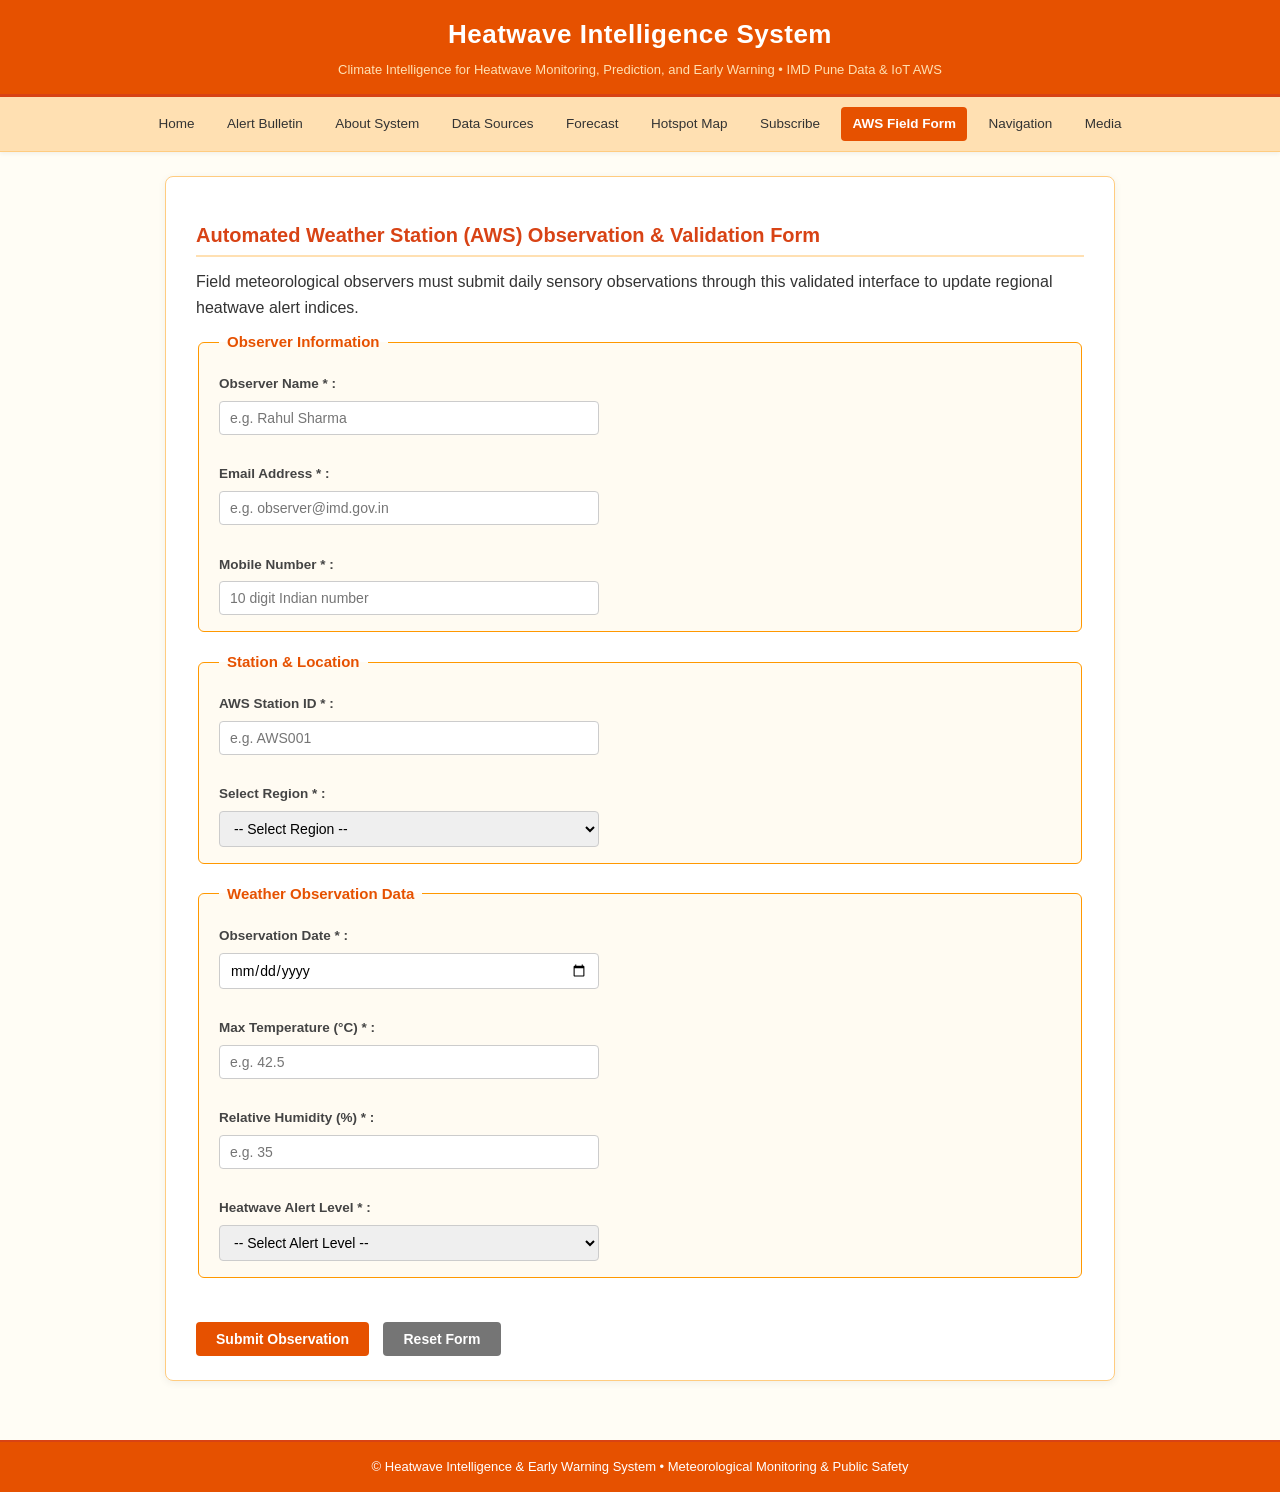
<file: heatwave-form.html>
<!DOCTYPE html>
<html lang="en">
<head>
    <meta charset="UTF-8">
    <meta name="viewport" content="width=device-width, initial-scale=1.0">
    <title>AWS Observation Form - Heatwave Intelligence System</title>
    <link rel="stylesheet" href="css/style.css">
    <link rel="stylesheet" href="css/nav.css">
    <link rel="stylesheet" href="css/layout.css">
    <link rel="stylesheet" href="css/form.css">
    <link rel="stylesheet" href="css/table.css">
    <link rel="stylesheet" href="css/effects.css">
</head>
<body>
    <header id="header">
        <h1>Heatwave Intelligence System</h1>
        <p>Climate Intelligence for Heatwave Monitoring, Prediction, and Early Warning &bull; IMD Pune Data &amp; IoT AWS</p>
    </header>

    <nav id="menu">
        <a href="index.html">Home</a>
        <a href="alert-details.html">Alert Bulletin</a>
        <a href="about-system.html">About System</a>
        <a href="sources.html">Data Sources</a>
        <a href="forecast.html">Forecast</a>
        <a href="hotspot-map.html">Hotspot Map</a>
        <a href="subscribe.html">Subscribe</a>
        <a href="heatwave-form.html" class="active">AWS Field Form</a>
        <a href="navigation.html">Navigation</a>
        <a href="media.html">Media</a>
    </nav>

    <div class="main-content">
        <h2>Automated Weather Station (AWS) Observation &amp; Validation Form</h2>
        <p>
            Field meteorological observers must submit daily sensory observations through this validated interface to update regional heatwave alert indices.
        </p>

        <form id="heatwaveForm" onsubmit="validateForm(event)" novalidate>
            <fieldset>
                <legend>Observer Information</legend>
                <label for="name">Observer Name * :</label><br>
                <input type="text" id="name" name="name" placeholder="e.g. Rahul Sharma" autocomplete="off">
                <span id="nameErr" class="error"></span>
                <br><br>
                <label for="email">Email Address * :</label><br>
                <input type="email" id="email" name="email" placeholder="e.g. observer@imd.gov.in" autocomplete="off">
                <span id="emailErr" class="error"></span>
                <br><br>
                <label for="mobile">Mobile Number * :</label><br>
                <input type="tel" id="mobile" name="mobile" maxlength="10" placeholder="10 digit Indian number" autocomplete="off">
                <span id="mobileErr" class="error"></span>
            </fieldset>

            <fieldset>
                <legend>Station &amp; Location</legend>
                <label for="stationId">AWS Station ID * :</label><br>
                <input type="text" id="stationId" name="stationId" placeholder="e.g. AWS001" autocomplete="off">
                <span id="stationErr" class="error"></span>
                <br><br>
                <label for="location">Select Region * :</label><br>
                <select id="location" name="location">
                    <option value="">-- Select Region --</option>
                    <option value="North Zone">North Zone</option>
                    <option value="Central Zone">Central Zone</option>
                    <option value="West Zone">West Zone</option>
                    <option value="South Zone">South Zone</option>
                </select>
                <span id="locErr" class="error"></span>
            </fieldset>

            <fieldset>
                <legend>Weather Observation Data</legend>
                <label for="obsDate">Observation Date * :</label><br>
                <input type="date" id="obsDate" name="obsDate">
                <span id="dateErr" class="error"></span>
                <br><br>
                <label for="temp">Max Temperature (°C) * :</label><br>
                <input type="number" id="temp" name="temp" step="0.1" placeholder="e.g. 42.5" autocomplete="off">
                <span id="tempErr" class="error"></span>
                <br><br>
                <label for="humidity">Relative Humidity (%) * :</label><br>
                <input type="number" id="humidity" name="humidity" min="0" max="100" placeholder="e.g. 35" autocomplete="off">
                <span id="humErr" class="error"></span>
                <br><br>
                <label for="alertLevel">Heatwave Alert Level * :</label><br>
                <select id="alertLevel" name="alertLevel">
                    <option value="">-- Select Alert Level --</option>
                    <option value="Normal (Green)">Normal (Green)</option>
                    <option value="Watch (Yellow)">Watch (Yellow)</option>
                    <option value="Alert (Orange)">Alert (Orange)</option>
                    <option value="Warning (Red)">Warning (Red)</option>
                </select>
                <span id="alertErr" class="error"></span>
            </fieldset>

            <br>
            <input type="submit" value="Submit Observation">
            <input type="reset" value="Reset Form">
        </form>

        <div id="successMsg" style="display: none;">
            <h3>✓ Observation Submitted Successfully!</h3>
            <p>Your meteorological data has been validated and recorded into the Climate Intelligence repository.</p>
            <table class="result-table">
                <tr><td><b>Observer Name:</b></td><td id="resultName"></td></tr>
                <tr><td><b>Email:</b></td><td id="resultEmail"></td></tr>
                <tr><td><b>Mobile:</b></td><td id="resultMobile"></td></tr>
                <tr><td><b>Station ID:</b></td><td id="resultStation"></td></tr>
                <tr><td><b>Region:</b></td><td id="resultLoc"></td></tr>
                <tr><td><b>Observation Date:</b></td><td id="resultDate"></td></tr>
                <tr><td><b>Max Temperature:</b></td><td id="resultTemp"></td></tr>
                <tr><td><b>Relative Humidity:</b></td><td id="resultHum"></td></tr>
                <tr><td><b>Alert Level:</b></td><td id="resultAlert"></td></tr>
            </table>
            <br>
            <button type="button" onclick="location.reload()">Submit Another Response</button>
        </div>
    </div>

    <footer>
        <p>&copy; Heatwave Intelligence &amp; Early Warning System &bull; Meteorological Monitoring &amp; Public Safety</p>
    </footer>

    <script src="validation.js"></script>
</body>
</html>
</file>
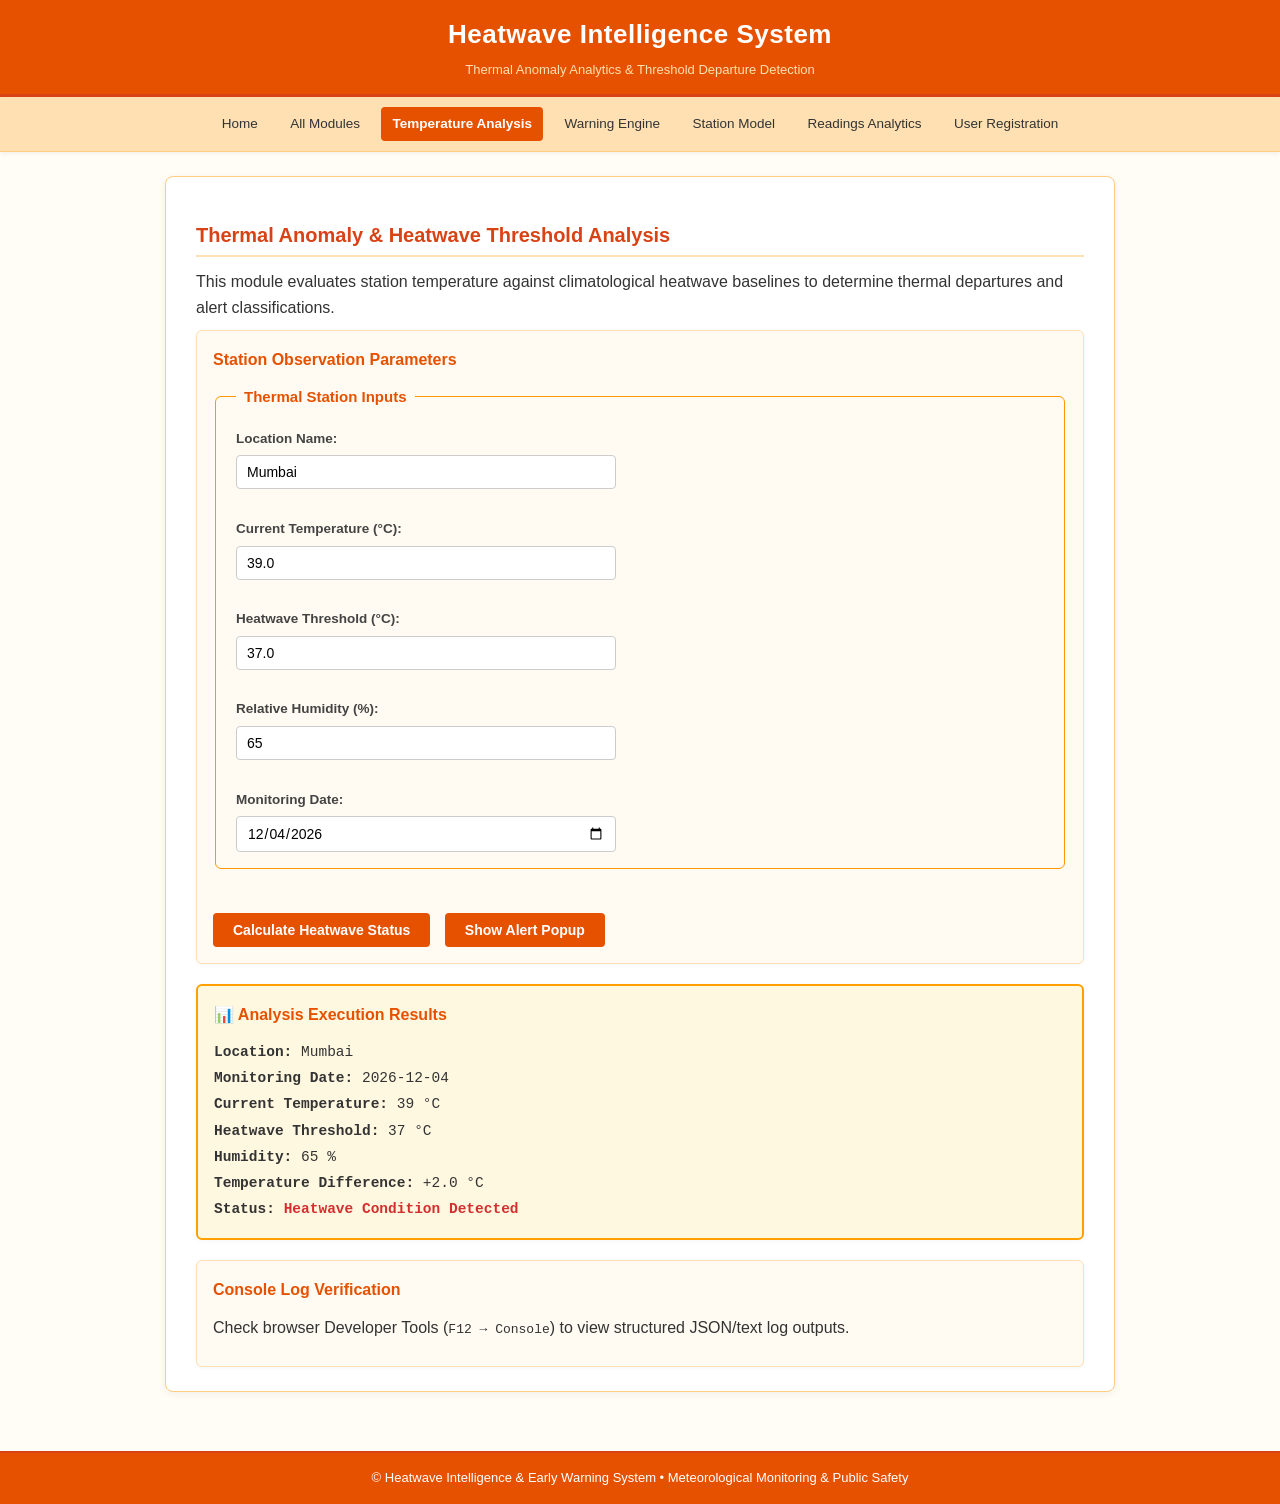
<file: heatwave_analysis.html>
<!DOCTYPE html>
<html lang="en">
<head>
    <meta charset="UTF-8">
    <meta name="viewport" content="width=device-width, initial-scale=1.0">
    <title>Temperature Analysis - Heatwave Intelligence System</title>
    <link rel="stylesheet" href="css/style.css">
    <link rel="stylesheet" href="css/nav.css">
    <link rel="stylesheet" href="css/layout.css">
    <link rel="stylesheet" href="css/form.css">
    <link rel="stylesheet" href="css/table.css">
    <link rel="stylesheet" href="css/effects.css">
</head>
<body>
    <header id="header">
        <h1>Heatwave Intelligence System</h1>
        <p>Thermal Anomaly Analytics &amp; Threshold Departure Detection</p>
    </header>

    <nav id="menu">
        <a href="index.html">Home</a>
        <a href="navigation.html">All Modules</a>
        <a href="heatwave_analysis.html" class="active">Temperature Analysis</a>
        <a href="heatwave_warning.html">Warning Engine</a>
        <a href="climate_object.html">Station Model</a>
        <a href="temperature_analysis.html">Readings Analytics</a>
        <a href="climate_validation.html">User Registration</a>
    </nav>

    <div class="main-content">
        <h2>Thermal Anomaly &amp; Heatwave Threshold Analysis</h2>
        <p>
            This module evaluates station temperature against climatological heatwave baselines to determine thermal departures and alert classifications.
        </p>

        <div class="card">
            <h3>Station Observation Parameters</h3>
            <form id="analysisForm" onsubmit="runTemperatureAnalysis(event)">
                <fieldset>
                    <legend>Thermal Station Inputs</legend>
                    <label for="locName">Location Name:</label><br>
                    <input type="text" id="locName" value="Mumbai" required><br><br>

                    <label for="currTemp">Current Temperature (°C):</label><br>
                    <input type="number" step="0.1" id="currTemp" value="39.0" required><br><br>

                    <label for="threshTemp">Heatwave Threshold (°C):</label><br>
                    <input type="number" step="0.1" id="threshTemp" value="37.0" required><br><br>

                    <label for="humidityVal">Relative Humidity (%):</label><br>
                    <input type="number" id="humidityVal" value="65" required><br><br>

                    <label for="monDate">Monitoring Date:</label><br>
                    <input type="date" id="monDate" required>
                </fieldset>
                <br>
                <input type="submit" value="Calculate Heatwave Status">
                <button type="button" onclick="triggerAlertDemo()">Show Alert Popup</button>
            </form>
        </div>

        <div id="outputCard" class="card" style="margin-top: 20px; background-color: #fff8e1; border: 2px solid #ffa000;">
            <h3>📊 Analysis Execution Results</h3>
            <div id="resultDisplay" style="font-family: monospace; font-size: 14.5px; line-height: 1.8;">
                Click <b>"Calculate Heatwave Status"</b> above to process meteorological variables.
            </div>
        </div>

        <div class="card" style="margin-top: 20px;">
            <h3>Console Log Verification</h3>
            <p>Check browser Developer Tools (<code>F12 &rarr; Console</code>) to view structured JSON/text log outputs.</p>
        </div>
    </div>

    <footer>
        <p>&copy; Heatwave Intelligence &amp; Early Warning System &bull; Meteorological Monitoring &amp; Public Safety</p>
    </footer>

    <script>
        // Set today's date by default
        document.getElementById('monDate').value = new Date().toISOString().split('T')[0];

        function runTemperatureAnalysis(e) {
            if(e) e.preventDefault();

            // 1. Variable Declarations
            var locationName = document.getElementById('locName').value;
            var currentTemp = parseFloat(document.getElementById('currTemp').value);
            var thresholdTemp = parseFloat(document.getElementById('threshTemp').value);
            var humidity = parseFloat(document.getElementById('humidityVal').value);
            var monitoringDate = document.getElementById('monDate').value;

            // 2. Arithmetic Operations
            var tempDifference = (currentTemp - thresholdTemp).toFixed(1);
            var isHeatwave = currentTemp >= thresholdTemp;
            var statusMessage = isHeatwave ? "Heatwave Condition Detected" : "Normal Temperature - No Heatwave";

            // 3. Message Printing via console.log()
            console.clear();
            console.log("=== Climate Intelligence: Heatwave Temperature Analysis ===");
            console.log("Location: " + locationName);
            console.log("Monitoring Date: " + monitoringDate);
            console.log("Current Temperature: " + currentTemp + "°C");
            console.log("Heatwave Threshold: " + thresholdTemp + "°C");
            console.log("Humidity: " + humidity + "%");
            console.log("Temperature Difference: " + tempDifference + "°C");
            console.log("Status: " + statusMessage);

            // 4. Output to DOM
            var outputHtml = "<b>Location:</b> " + locationName + "<br>" +
                             "<b>Monitoring Date:</b> " + monitoringDate + "<br>" +
                             "<b>Current Temperature:</b> " + currentTemp + " °C<br>" +
                             "<b>Heatwave Threshold:</b> " + thresholdTemp + " °C<br>" +
                             "<b>Humidity:</b> " + humidity + " %<br>" +
                             "<b>Temperature Difference:</b> " + (tempDifference > 0 ? "+" : "") + tempDifference + " °C<br>" +
                             "<b>Status:</b> <span style='font-weight:bold; color:" + (isHeatwave ? "#d32f2f" : "#2e7d32") + "'>" + statusMessage + "</span>";

            document.getElementById('resultDisplay').innerHTML = outputHtml;
        }

        function triggerAlertDemo() {
            var locationName = document.getElementById('locName').value;
            var currentTemp = parseFloat(document.getElementById('currTemp').value);
            var thresholdTemp = parseFloat(document.getElementById('threshTemp').value);
            var diff = (currentTemp - thresholdTemp).toFixed(1);
            var isHeatwave = currentTemp >= thresholdTemp;
            var status = isHeatwave ? "Heatwave Condition Detected" : "Normal Conditions";

            alert("Location: " + locationName + "\nCurrent Temperature: " + currentTemp + "°C\nHeatwave Threshold: " + thresholdTemp + "°C\nTemperature Difference: " + diff + "°C\nStatus: " + status);
        }

        // Run once on load
        window.onload = function() {
            runTemperatureAnalysis();
        };
    </script>
</body>
</html>
</file>
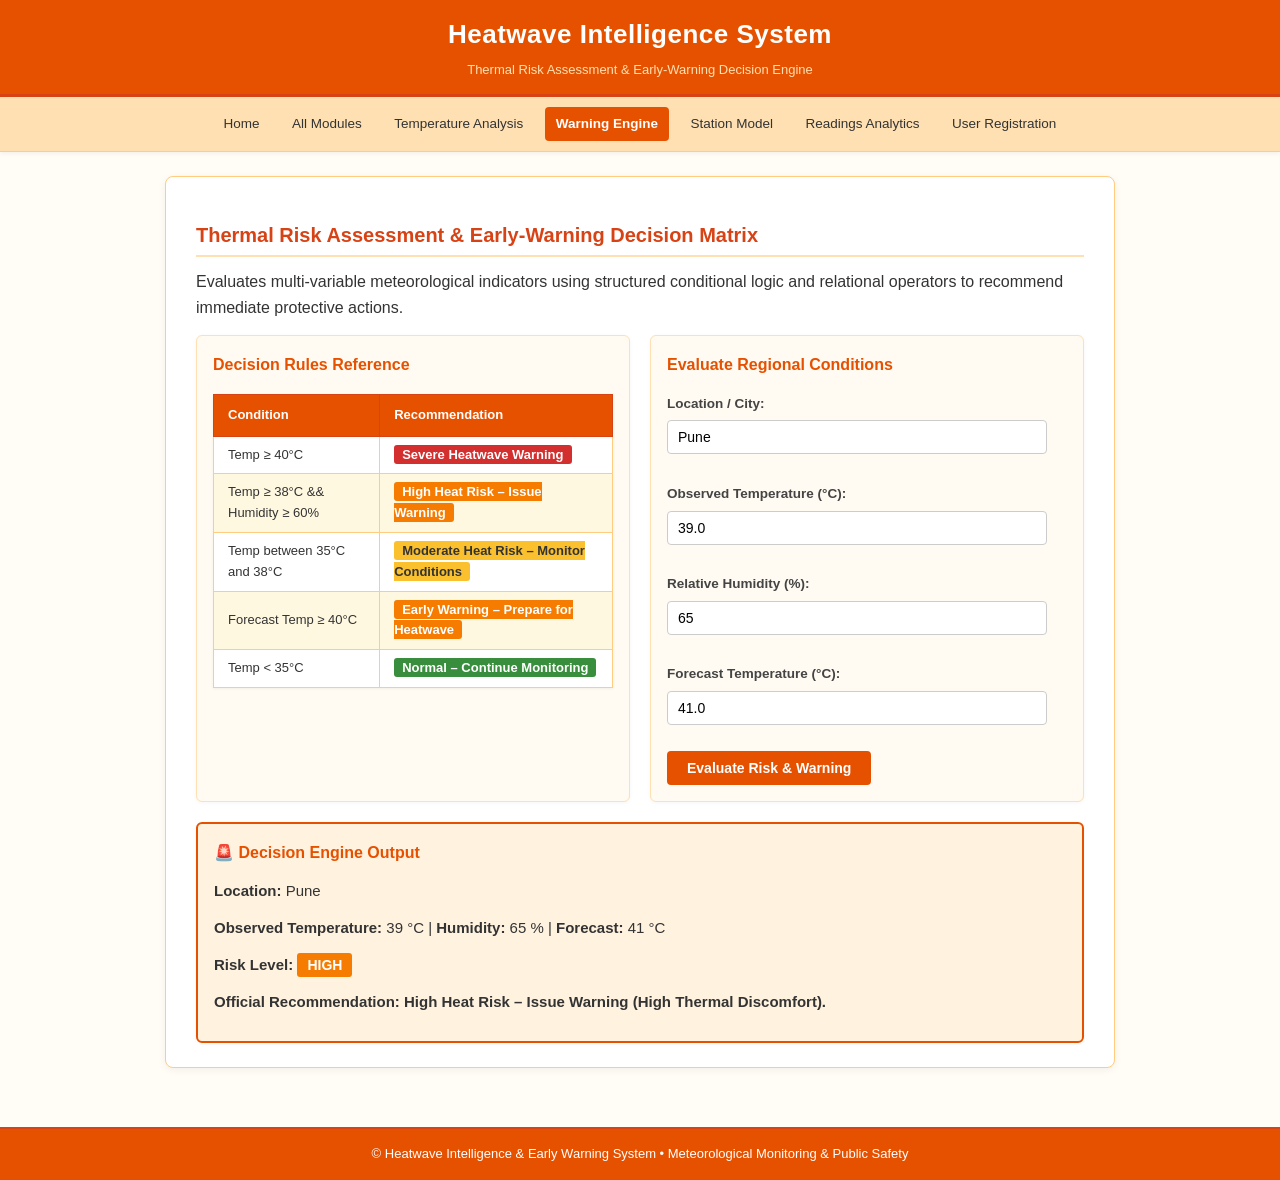
<file: heatwave_warning.html>
<!DOCTYPE html>
<html lang="en">
<head>
    <meta charset="UTF-8">
    <meta name="viewport" content="width=device-width, initial-scale=1.0">
    <title>Warning Decision Engine - Heatwave Intelligence System</title>
    <link rel="stylesheet" href="css/style.css">
    <link rel="stylesheet" href="css/nav.css">
    <link rel="stylesheet" href="css/layout.css">
    <link rel="stylesheet" href="css/form.css">
    <link rel="stylesheet" href="css/table.css">
    <link rel="stylesheet" href="css/effects.css">
</head>
<body>
    <header id="header">
        <h1>Heatwave Intelligence System</h1>
        <p>Thermal Risk Assessment &amp; Early-Warning Decision Engine</p>
    </header>

    <nav id="menu">
        <a href="index.html">Home</a>
        <a href="navigation.html">All Modules</a>
        <a href="heatwave_analysis.html">Temperature Analysis</a>
        <a href="heatwave_warning.html" class="active">Warning Engine</a>
        <a href="climate_object.html">Station Model</a>
        <a href="temperature_analysis.html">Readings Analytics</a>
        <a href="climate_validation.html">User Registration</a>
    </nav>

    <div class="main-content">
        <h2>Thermal Risk Assessment &amp; Early-Warning Decision Matrix</h2>
        <p>
            Evaluates multi-variable meteorological indicators using structured conditional logic and relational operators to recommend immediate protective actions.
        </p>

        <div class="grid-2col">
            <div class="card">
                <h3>Decision Rules Reference</h3>
                <table class="data-table" style="font-size: 13px;">
                    <thead>
                        <tr>
                            <th>Condition</th>
                            <th>Recommendation</th>
                        </tr>
                    </thead>
                    <tbody>
                        <tr>
                            <td>Temp &ge; 40°C</td>
                            <td><span class="badge-severe">Severe Heatwave Warning</span></td>
                        </tr>
                        <tr>
                            <td>Temp &ge; 38°C &amp;&amp; Humidity &ge; 60%</td>
                            <td><span class="badge-warning">High Heat Risk – Issue Warning</span></td>
                        </tr>
                        <tr>
                            <td>Temp between 35°C and 38°C</td>
                            <td><span class="badge-watch">Moderate Heat Risk – Monitor Conditions</span></td>
                        </tr>
                        <tr>
                            <td>Forecast Temp &ge; 40°C</td>
                            <td><span class="badge-warning">Early Warning – Prepare for Heatwave</span></td>
                        </tr>
                        <tr>
                            <td>Temp &lt; 35°C</td>
                            <td><span class="badge-normal">Normal – Continue Monitoring</span></td>
                        </tr>
                    </tbody>
                </table>
            </div>

            <div class="card">
                <h3>Evaluate Regional Conditions</h3>
                <form id="warningForm" onsubmit="evaluateHeatwaveRisk(event)">
                    <label for="citySelect">Location / City:</label><br>
                    <input type="text" id="citySelect" value="Pune" required><br><br>

                    <label for="inTemp">Observed Temperature (°C):</label><br>
                    <input type="number" step="0.1" id="inTemp" value="39.0" required><br><br>

                    <label for="inHum">Relative Humidity (%):</label><br>
                    <input type="number" id="inHum" value="65" required><br><br>

                    <label for="inForecast">Forecast Temperature (°C):</label><br>
                    <input type="number" step="0.1" id="inForecast" value="41.0" required><br><br>

                    <input type="submit" value="Evaluate Risk &amp; Warning">
                </form>
            </div>
        </div>

        <div id="riskResultCard" class="card" style="margin-top: 20px; background-color: #fff3e0; border: 2px solid #e65100;">
            <h3>🚨 Decision Engine Output</h3>
            <div id="riskOutput" style="font-size: 15px; line-height: 1.8;"></div>
        </div>
    </div>

    <footer>
        <p>&copy; Heatwave Intelligence &amp; Early Warning System &bull; Meteorological Monitoring &amp; Public Safety</p>
    </footer>

    <script>
        function evaluateHeatwaveRisk(e) {
            if (e) e.preventDefault();

            // 1. Accept climate values
            var city = document.getElementById('citySelect').value;
            var temperature = parseFloat(document.getElementById('inTemp').value);
            var humidity = parseFloat(document.getElementById('inHum').value);
            var forecastTemp = parseFloat(document.getElementById('inForecast').value);

            var riskLevel = "";
            var recommendation = "";
            var badgeClass = "";

            // 2. Decision Logic using if, else if, else and relational/logical operators
            if (temperature >= 40) {
                riskLevel = "SEVERE";
                recommendation = "Severe Heatwave Warning — Avoid outdoor exertion and activate hydration shelters.";
                badgeClass = "badge-severe";
            } else if (temperature >= 38 && humidity >= 60) {
                riskLevel = "HIGH";
                recommendation = "High Heat Risk – Issue Warning (High Thermal Discomfort).";
                badgeClass = "badge-warning";
            } else if (temperature >= 35 && temperature < 38) {
                riskLevel = "MODERATE";
                recommendation = "Moderate Heat Risk – Monitor Conditions continuously.";
                badgeClass = "badge-watch";
            } else if (forecastTemp >= 40) {
                riskLevel = "EARLY WARNING";
                recommendation = "Early Warning – Prepare for Heatwave conditions in next 24-48 hours.";
                badgeClass = "badge-warning";
            } else {
                riskLevel = "NORMAL";
                recommendation = "Normal – Continue Standard Monitoring.";
                badgeClass = "badge-normal";
            }

            // 3. Console Output
            console.log("=== Heatwave Risk Decision Log ===");
            console.log("Location: " + city);
            console.log("Temperature: " + temperature + "°C");
            console.log("Humidity: " + humidity + "%");
            console.log("Forecast: " + forecastTemp + "°C");
            console.log("Risk Level: " + riskLevel);
            console.log("Recommendation: " + recommendation);

            // 4. Render to DOM
            var html = "<p><b>Location:</b> " + city + "</p>" +
                       "<p><b>Observed Temperature:</b> " + temperature + " °C | <b>Humidity:</b> " + humidity + " % | <b>Forecast:</b> " + forecastTemp + " °C</p>" +
                       "<p><b>Risk Level:</b> <span class='" + badgeClass + "' style='font-size: 14px; padding: 4px 10px;'>" + riskLevel + "</span></p>" +
                       "<p><b>Official Recommendation:</b> <strong>" + recommendation + "</strong></p>";

            document.getElementById('riskOutput').innerHTML = html;
        }

        window.onload = function() {
            evaluateHeatwaveRisk();
        };
    </script>
</body>
</html>
</file>
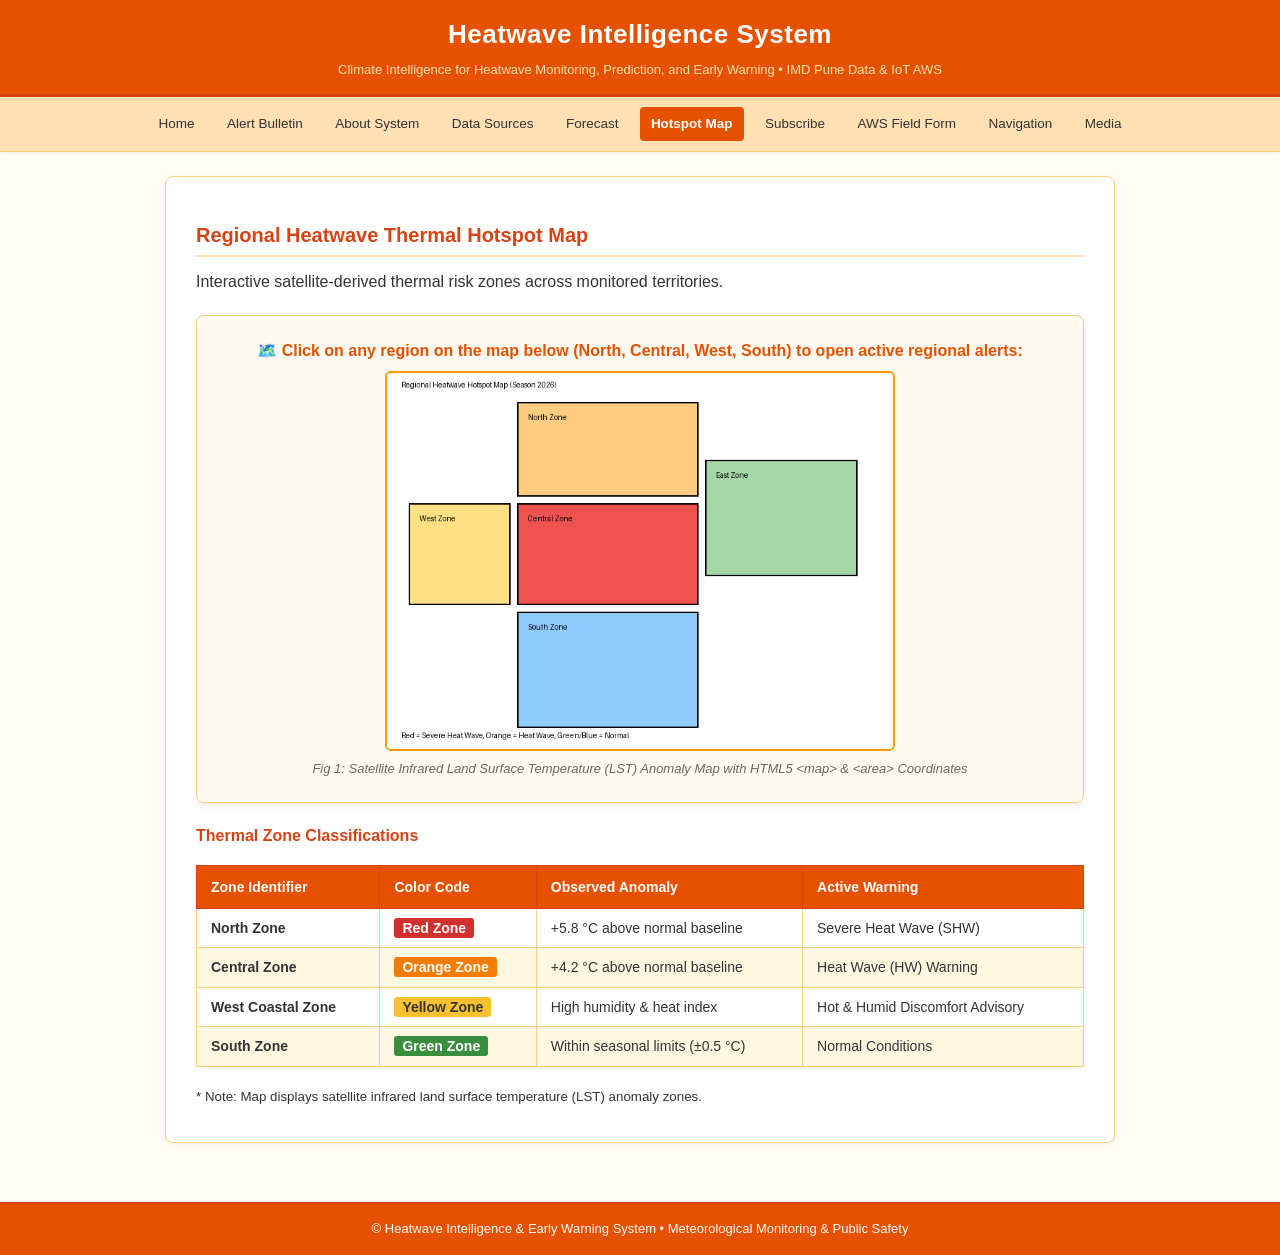
<file: hotspot-map.html>
<!DOCTYPE html>
<html lang="en">
<head>
    <meta charset="UTF-8">
    <meta name="viewport" content="width=device-width, initial-scale=1.0">
    <title>Hotspot Map - Heatwave Intelligence System</title>
    <link rel="stylesheet" href="css/style.css">
    <link rel="stylesheet" href="css/nav.css">
    <link rel="stylesheet" href="css/layout.css">
    <link rel="stylesheet" href="css/table.css">
    <link rel="stylesheet" href="css/effects.css">
</head>
<body>
    <header id="header">
        <h1>Heatwave Intelligence System</h1>
        <p>Climate Intelligence for Heatwave Monitoring, Prediction, and Early Warning &bull; IMD Pune Data &amp; IoT AWS</p>
    </header>

    <nav id="menu">
        <a href="index.html">Home</a>
        <a href="alert-details.html">Alert Bulletin</a>
        <a href="about-system.html">About System</a>
        <a href="sources.html">Data Sources</a>
        <a href="forecast.html">Forecast</a>
        <a href="hotspot-map.html" class="active">Hotspot Map</a>
        <a href="subscribe.html">Subscribe</a>
        <a href="heatwave-form.html">AWS Field Form</a>
        <a href="navigation.html">Navigation</a>
        <a href="media.html">Media</a>
    </nav>

    <div class="main-content">
        <h2>Regional Heatwave Thermal Hotspot Map</h2>
        <p>Interactive satellite-derived thermal risk zones across monitored territories.</p>

        <div class="gallery-container">
            <div class="gallery-item" style="text-align: center;">
                <p style="font-weight: 600; color: #e65100; margin-bottom: 8px;">
                    🗺️ Click on any region on the map below (North, Central, West, South) to open active regional alerts:
                </p>
                <img src="assets/region-map.png" usemap="#regionalHotspots" alt="Regional Heatwave Vulnerability Hotspot Map" style="max-height: 380px; width: auto; max-width: 100%; object-fit: contain; margin: 0 auto; display: block; border: 2px solid #ff9800; border-radius: 6px;">
                
                <map name="regionalHotspots">
                    <!-- North Zone Clickable Area -->
                    <area shape="rect" coords="0,0,300,180" href="alert-details.html" alt="North Zone (Severe Heat Wave Red Alert)" title="North Zone: Click to view Severe Red Alert Details">
                    <!-- Central Zone Clickable Area -->
                    <area shape="rect" coords="0,181,300,300" href="alert-details.html" alt="Central Zone (Heat Wave Orange Warning)" title="Central Zone: Click to view Orange Warning Details">
                    <!-- West Coastal Zone Clickable Area -->
                    <area shape="rect" coords="0,301,150,450" href="forecast.html" alt="West Coastal Zone (Yellow Watch)" title="West Zone: Click to view Forecast">
                    <!-- South Zone Clickable Area -->
                    <area shape="rect" coords="151,301,300,450" href="forecast.html" alt="South Zone (Normal Green)" title="South Zone: Click to view 7-Day Forecast">
                </map>

                <p style="text-align: center; font-size: 13px; color: #666; margin-top: 8px;">
                    <i>Fig 1: Satellite Infrared Land Surface Temperature (LST) Anomaly Map with HTML5 &lt;map&gt; &amp; &lt;area&gt; Coordinates</i>
                </p>
            </div>
        </div>

        <h3>Thermal Zone Classifications</h3>
        <table class="data-table">
            <thead>
                <tr>
                    <th>Zone Identifier</th>
                    <th>Color Code</th>
                    <th>Observed Anomaly</th>
                    <th>Active Warning</th>
                </tr>
            </thead>
            <tbody>
                <tr>
                    <td><b>North Zone</b></td>
                    <td><span class="badge-severe">Red Zone</span></td>
                    <td>+5.8 °C above normal baseline</td>
                    <td>Severe Heat Wave (SHW)</td>
                </tr>
                <tr>
                    <td><b>Central Zone</b></td>
                    <td><span class="badge-warning">Orange Zone</span></td>
                    <td>+4.2 °C above normal baseline</td>
                    <td>Heat Wave (HW) Warning</td>
                </tr>
                <tr>
                    <td><b>West Coastal Zone</b></td>
                    <td><span class="badge-watch">Yellow Zone</span></td>
                    <td>High humidity &amp; heat index</td>
                    <td>Hot &amp; Humid Discomfort Advisory</td>
                </tr>
                <tr>
                    <td><b>South Zone</b></td>
                    <td><span class="badge-normal">Green Zone</span></td>
                    <td>Within seasonal limits (&plusmn;0.5 °C)</td>
                    <td>Normal Conditions</td>
                </tr>
            </tbody>
        </table>

        <p><small>* Note: Map displays satellite infrared land surface temperature (LST) anomaly zones.</small></p>
    </div>

    <footer>
        <p>&copy; Heatwave Intelligence &amp; Early Warning System &bull; Meteorological Monitoring &amp; Public Safety</p>
    </footer>
</body>
</html>
</file>
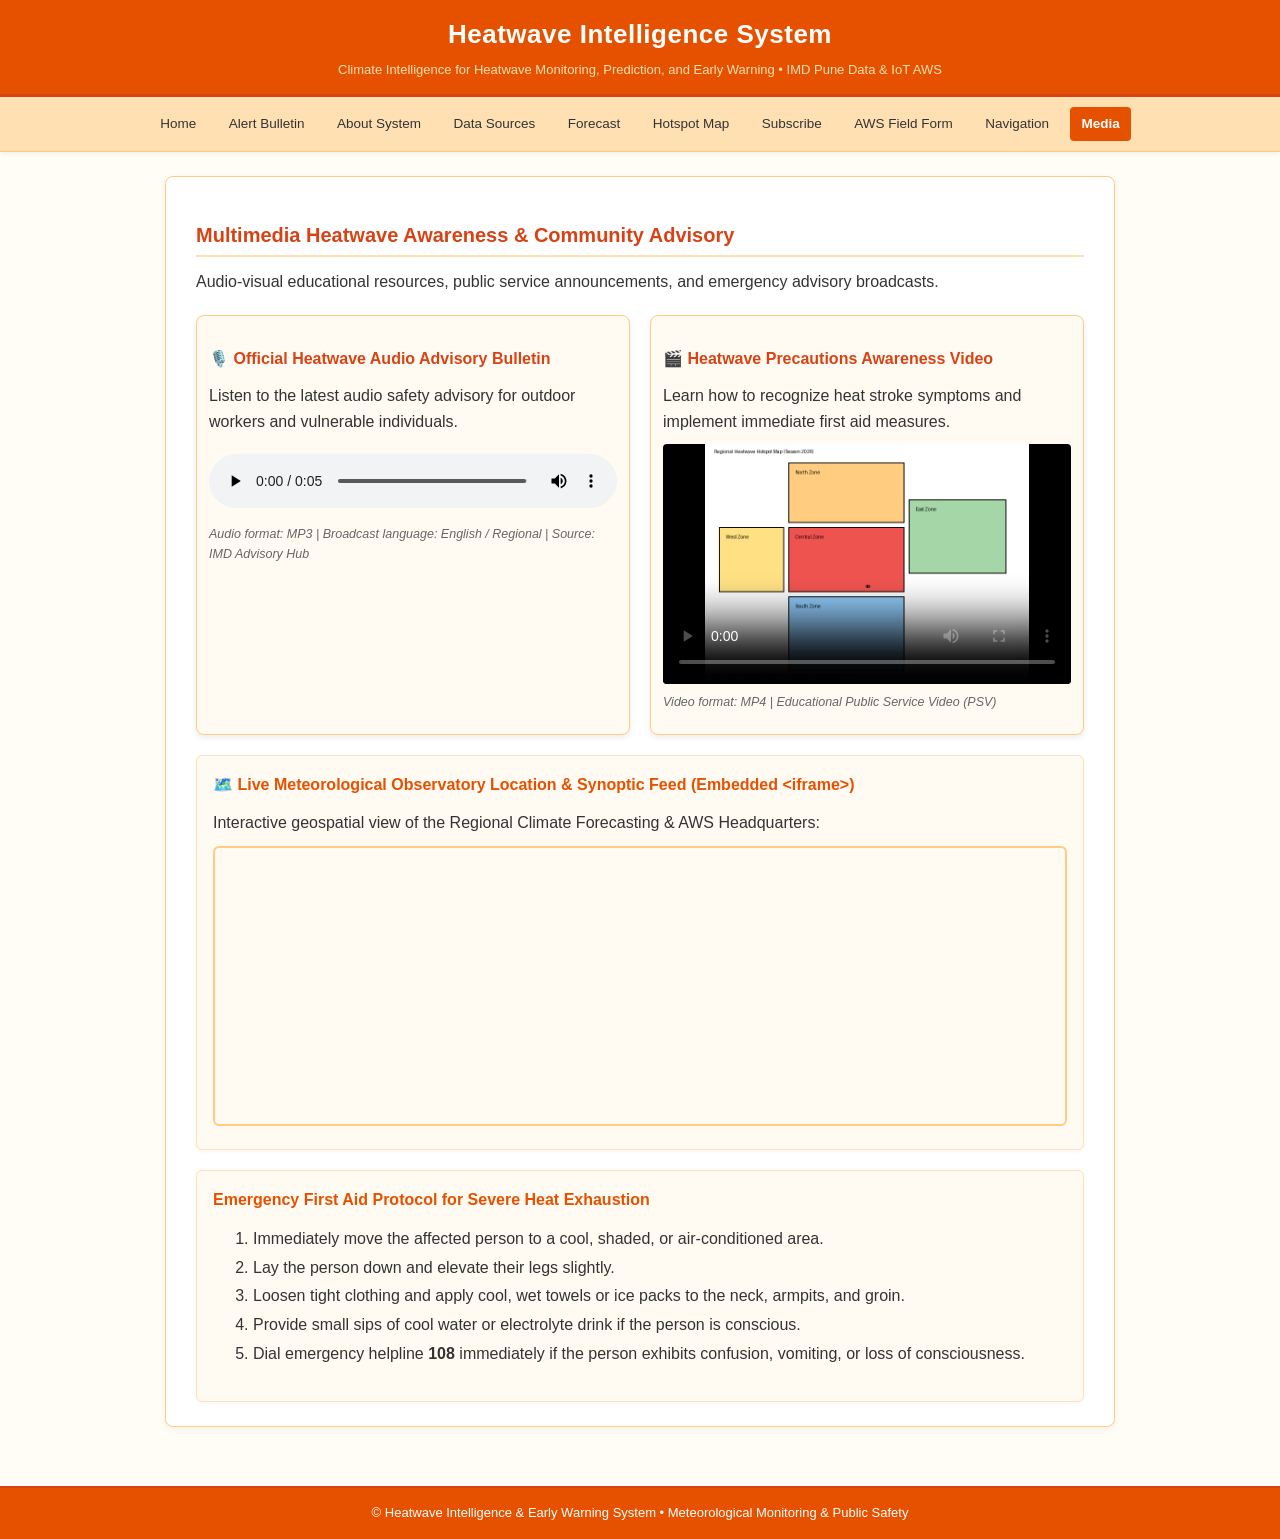
<file: media.html>
<!DOCTYPE html>
<html lang="en">
<head>
    <meta charset="UTF-8">
    <meta name="viewport" content="width=device-width, initial-scale=1.0">
    <title>Media & Awareness - Heatwave Intelligence System</title>
    <link rel="stylesheet" href="css/style.css">
    <link rel="stylesheet" href="css/nav.css">
    <link rel="stylesheet" href="css/layout.css">
    <link rel="stylesheet" href="css/table.css">
    <link rel="stylesheet" href="css/effects.css">
</head>
<body>
    <header id="header">
        <h1>Heatwave Intelligence System</h1>
        <p>Climate Intelligence for Heatwave Monitoring, Prediction, and Early Warning &bull; IMD Pune Data &amp; IoT AWS</p>
    </header>

    <nav id="menu">
        <a href="index.html">Home</a>
        <a href="alert-details.html">Alert Bulletin</a>
        <a href="about-system.html">About System</a>
        <a href="sources.html">Data Sources</a>
        <a href="forecast.html">Forecast</a>
        <a href="hotspot-map.html">Hotspot Map</a>
        <a href="subscribe.html">Subscribe</a>
        <a href="heatwave-form.html">AWS Field Form</a>
        <a href="navigation.html">Navigation</a>
        <a href="media.html" class="active">Media</a>
    </nav>

    <div class="main-content">
        <h2>Multimedia Heatwave Awareness &amp; Community Advisory</h2>
        <p>Audio-visual educational resources, public service announcements, and emergency advisory broadcasts.</p>

        <div class="gallery-container">
            <div class="gallery-item">
                <h3>🎙️ Official Heatwave Audio Advisory Bulletin</h3>
                <p>Listen to the latest audio safety advisory for outdoor workers and vulnerable individuals.</p>
                <audio controls style="width: 100%; margin-top: 10px;">
                    <source src="assets/advisory-audio.mp3" type="audio/mpeg">
                    Your browser does not support the audio element.
                </audio>
                <p style="font-size: 12.5px; color: #666; margin-top: 8px;">
                    <i>Audio format: MP3 | Broadcast language: English / Regional | Source: IMD Advisory Hub</i>
                </p>
            </div>

            <div class="gallery-item">
                <h3>🎬 Heatwave Precautions Awareness Video</h3>
                <p>Learn how to recognize heat stroke symptoms and implement immediate first aid measures.</p>
                <video controls width="100%" poster="assets/region-map.png" style="max-height: 240px; background: #000; border-radius: 4px;">
                    <source src="assets/heatwave-awareness.mp4" type="video/mp4">
                    Your browser does not support the video tag.
                </video>
                <p style="font-size: 12.5px; color: #666; margin-top: 8px;">
                    <i>Video format: MP4 | Educational Public Service Video (PSV)</i>
                </p>
            </div>
        </div>

        <div class="card" style="margin-top: 20px;">
            <h3>🗺️ Live Meteorological Observatory Location &amp; Synoptic Feed (Embedded &lt;iframe&gt;)</h3>
            <p>Interactive geospatial view of the Regional Climate Forecasting &amp; AWS Headquarters:</p>
            <iframe 
                src="https://www.google.com/maps/embed?pb=!1m18!1m12!1m3!1d3771.441097722744!2d72.89736857597143!3d19.044321752968875!2m3!1f0!2f0!3f0!3m2!1i1024!2i768!4f13.1!3m3!1m2!1s0x3be7c8abb4c0a5a5%3A0x6a0f0fae6e94982!2sK.%20J.%20Somaiya%20College%20of%20Engineering!5e0!3m2!1sen!2sin!4v1700000000000!5m2!1sen!2sin" 
                width="100%" 
                height="280" 
                style="border: 2px solid #ffcc80; border-radius: 6px;" 
                allowfullscreen="" 
                loading="lazy" 
                referrerpolicy="no-referrer-when-downgrade"
                title="Regional Climate &amp; Weather Center Location">
            </iframe>
        </div>

        <noscript>
            <div style="background-color: #ffebee; border: 2px solid #d32f2f; color: #b71c1c; padding: 12px 16px; border-radius: 6px; margin: 15px 0;">
                <b>⚠️ JavaScript is disabled in your browser:</b> Multimedia playback interactions, dynamic map overlays, and instant advisory validation require JavaScript enabled for the full Climate Intelligence experience.
            </div>
        </noscript>

        <div class="card" style="margin-top: 20px;">
            <h3>Emergency First Aid Protocol for Severe Heat Exhaustion</h3>
            <ol style="line-height: 1.8; margin-top: 8px;">
                <li>Immediately move the affected person to a cool, shaded, or air-conditioned area.</li>
                <li>Lay the person down and elevate their legs slightly.</li>
                <li>Loosen tight clothing and apply cool, wet towels or ice packs to the neck, armpits, and groin.</li>
                <li>Provide small sips of cool water or electrolyte drink if the person is conscious.</li>
                <li>Dial emergency helpline <b>108</b> immediately if the person exhibits confusion, vomiting, or loss of consciousness.</li>
            </ol>
        </div>
    </div>

    <footer>
        <p>&copy; Heatwave Intelligence &amp; Early Warning System &bull; Meteorological Monitoring &amp; Public Safety</p>
    </footer>
</body>
</html>
</file>
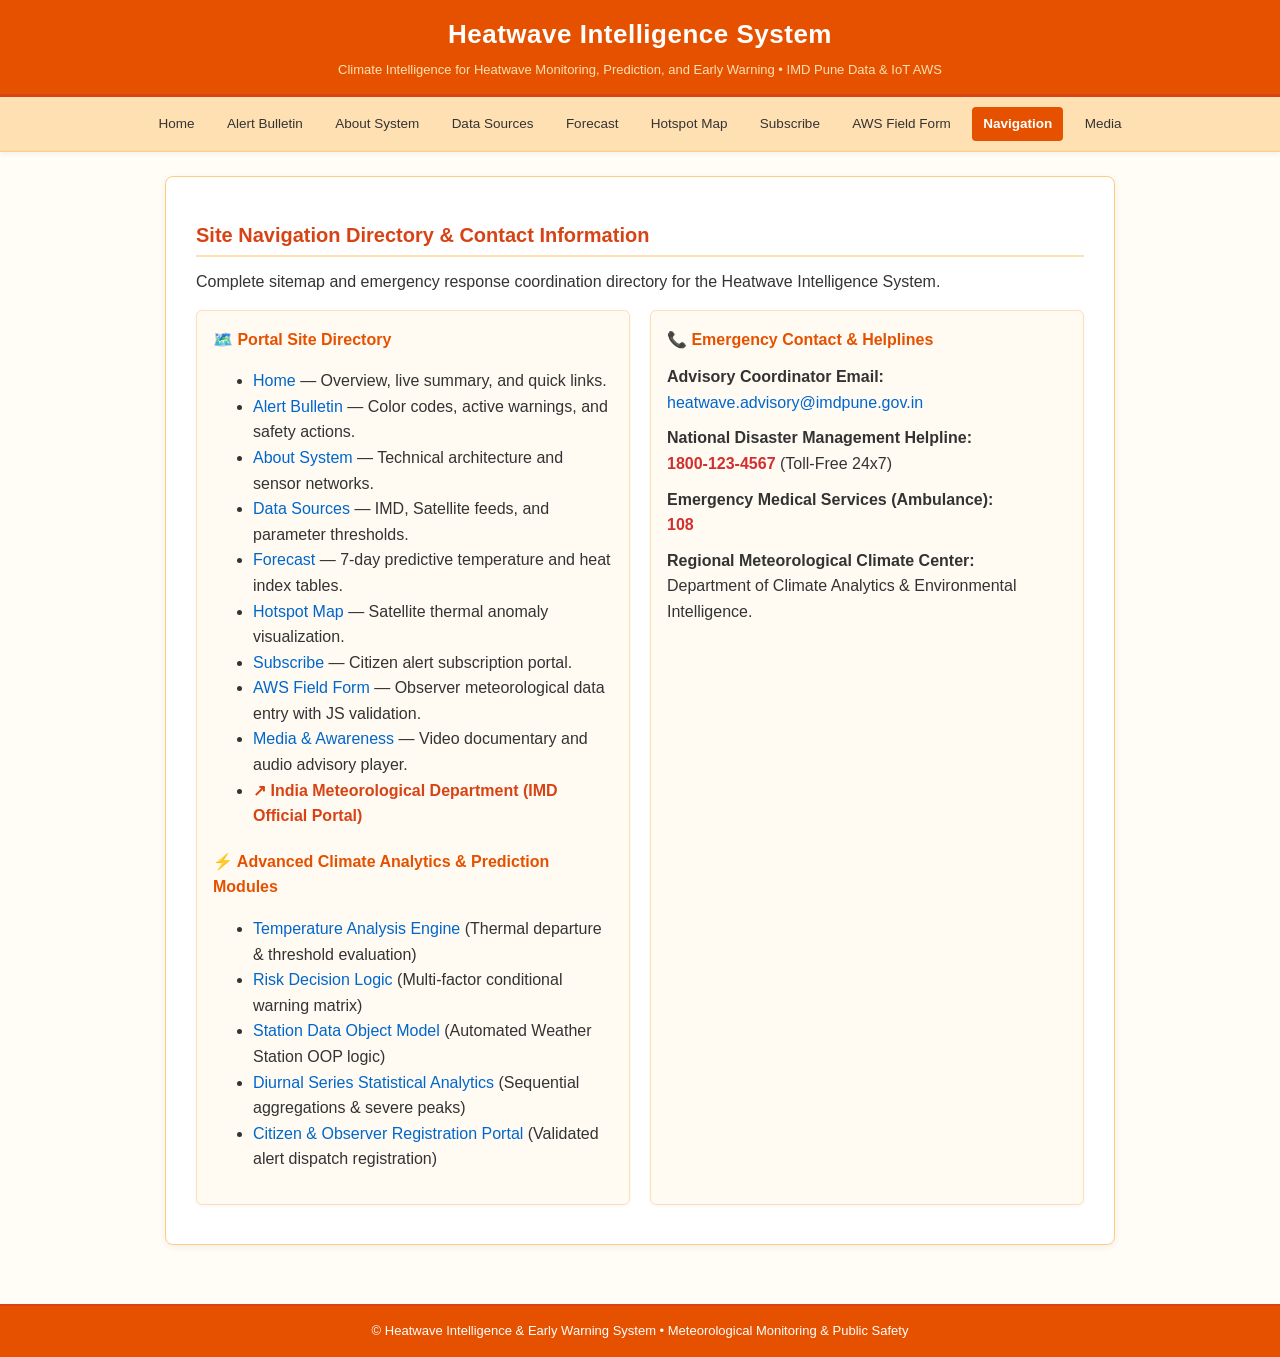
<file: navigation.html>
<!DOCTYPE html>
<html lang="en">
<head>
    <meta charset="UTF-8">
    <meta name="viewport" content="width=device-width, initial-scale=1.0">
    <title>Navigation & Contact - Heatwave Intelligence System</title>
    <link rel="stylesheet" href="css/style.css">
    <link rel="stylesheet" href="css/nav.css">
    <link rel="stylesheet" href="css/layout.css">
    <link rel="stylesheet" href="css/table.css">
    <link rel="stylesheet" href="css/effects.css">
</head>
<body>
    <header id="header">
        <h1>Heatwave Intelligence System</h1>
        <p>Climate Intelligence for Heatwave Monitoring, Prediction, and Early Warning &bull; IMD Pune Data &amp; IoT AWS</p>
    </header>

    <nav id="menu">
        <a href="index.html">Home</a>
        <a href="alert-details.html">Alert Bulletin</a>
        <a href="about-system.html">About System</a>
        <a href="sources.html">Data Sources</a>
        <a href="forecast.html">Forecast</a>
        <a href="hotspot-map.html">Hotspot Map</a>
        <a href="subscribe.html">Subscribe</a>
        <a href="heatwave-form.html">AWS Field Form</a>
        <a href="navigation.html" class="active">Navigation</a>
        <a href="media.html">Media</a>
    </nav>

    <div class="main-content">
        <h2>Site Navigation Directory &amp; Contact Information</h2>
        <p>Complete sitemap and emergency response coordination directory for the Heatwave Intelligence System.</p>

        <div class="grid-2col">
            <div class="card">
                <h3>🗺️ Portal Site Directory</h3>
                <ul>
                    <li><a href="index.html">Home</a> — Overview, live summary, and quick links.</li>
                    <li><a href="alert-details.html">Alert Bulletin</a> — Color codes, active warnings, and safety actions.</li>
                    <li><a href="about-system.html">About System</a> — Technical architecture and sensor networks.</li>
                    <li><a href="sources.html">Data Sources</a> — IMD, Satellite feeds, and parameter thresholds.</li>
                    <li><a href="forecast.html">Forecast</a> — 7-day predictive temperature and heat index tables.</li>
                    <li><a href="hotspot-map.html">Hotspot Map</a> — Satellite thermal anomaly visualization.</li>
                    <li><a href="subscribe.html">Subscribe</a> — Citizen alert subscription portal.</li>
                    <li><a href="heatwave-form.html">AWS Field Form</a> — Observer meteorological data entry with JS validation.</li>
                    <li><a href="media.html">Media &amp; Awareness</a> — Video documentary and audio advisory player.</li>
                    <li><a href="https://mausam.imd.gov.in" target="_blank" rel="noopener noreferrer" style="font-weight: bold; color: #d84315;">↗ India Meteorological Department (IMD Official Portal)</a></li>
                </ul>

                <h3 style="margin-top: 20px;">⚡ Advanced Climate Analytics &amp; Prediction Modules</h3>
                <ul>
                    <li><a href="heatwave_analysis.html">Temperature Analysis Engine</a> (Thermal departure &amp; threshold evaluation)</li>
                    <li><a href="heatwave_warning.html">Risk Decision Logic</a> (Multi-factor conditional warning matrix)</li>
                    <li><a href="climate_object.html">Station Data Object Model</a> (Automated Weather Station OOP logic)</li>
                    <li><a href="temperature_analysis.html">Diurnal Series Statistical Analytics</a> (Sequential aggregations &amp; severe peaks)</li>
                    <li><a href="climate_validation.html">Citizen &amp; Observer Registration Portal</a> (Validated alert dispatch registration)</li>
                </ul>
            </div>

            <div class="card">
                <h3>📞 Emergency Contact &amp; Helplines</h3>
                <p>
                    <b>Advisory Coordinator Email:</b><br>
                    <a href="mailto:heatwave.advisory@imdpune.gov.in">heatwave.advisory@imdpune.gov.in</a>
                </p>
                <p>
                    <b>National Disaster Management Helpline:</b><br>
                    <a href="tel:18001234567" style="font-size: 16px; font-weight: bold; color: #d32f2f;">1800-123-4567</a> (Toll-Free 24x7)
                </p>
                <p>
                    <b>Emergency Medical Services (Ambulance):</b><br>
                    <a href="tel:108" style="font-size: 16px; font-weight: bold; color: #d32f2f;">108</a>
                </p>
                <p>
                    <b>Regional Meteorological Climate Center:</b><br>
                    Department of Climate Analytics &amp; Environmental Intelligence.
                </p>
            </div>
        </div>
    </div>

    <footer>
        <p>&copy; Heatwave Intelligence &amp; Early Warning System &bull; Meteorological Monitoring &amp; Public Safety</p>
    </footer>
</body>
</html>
</file>
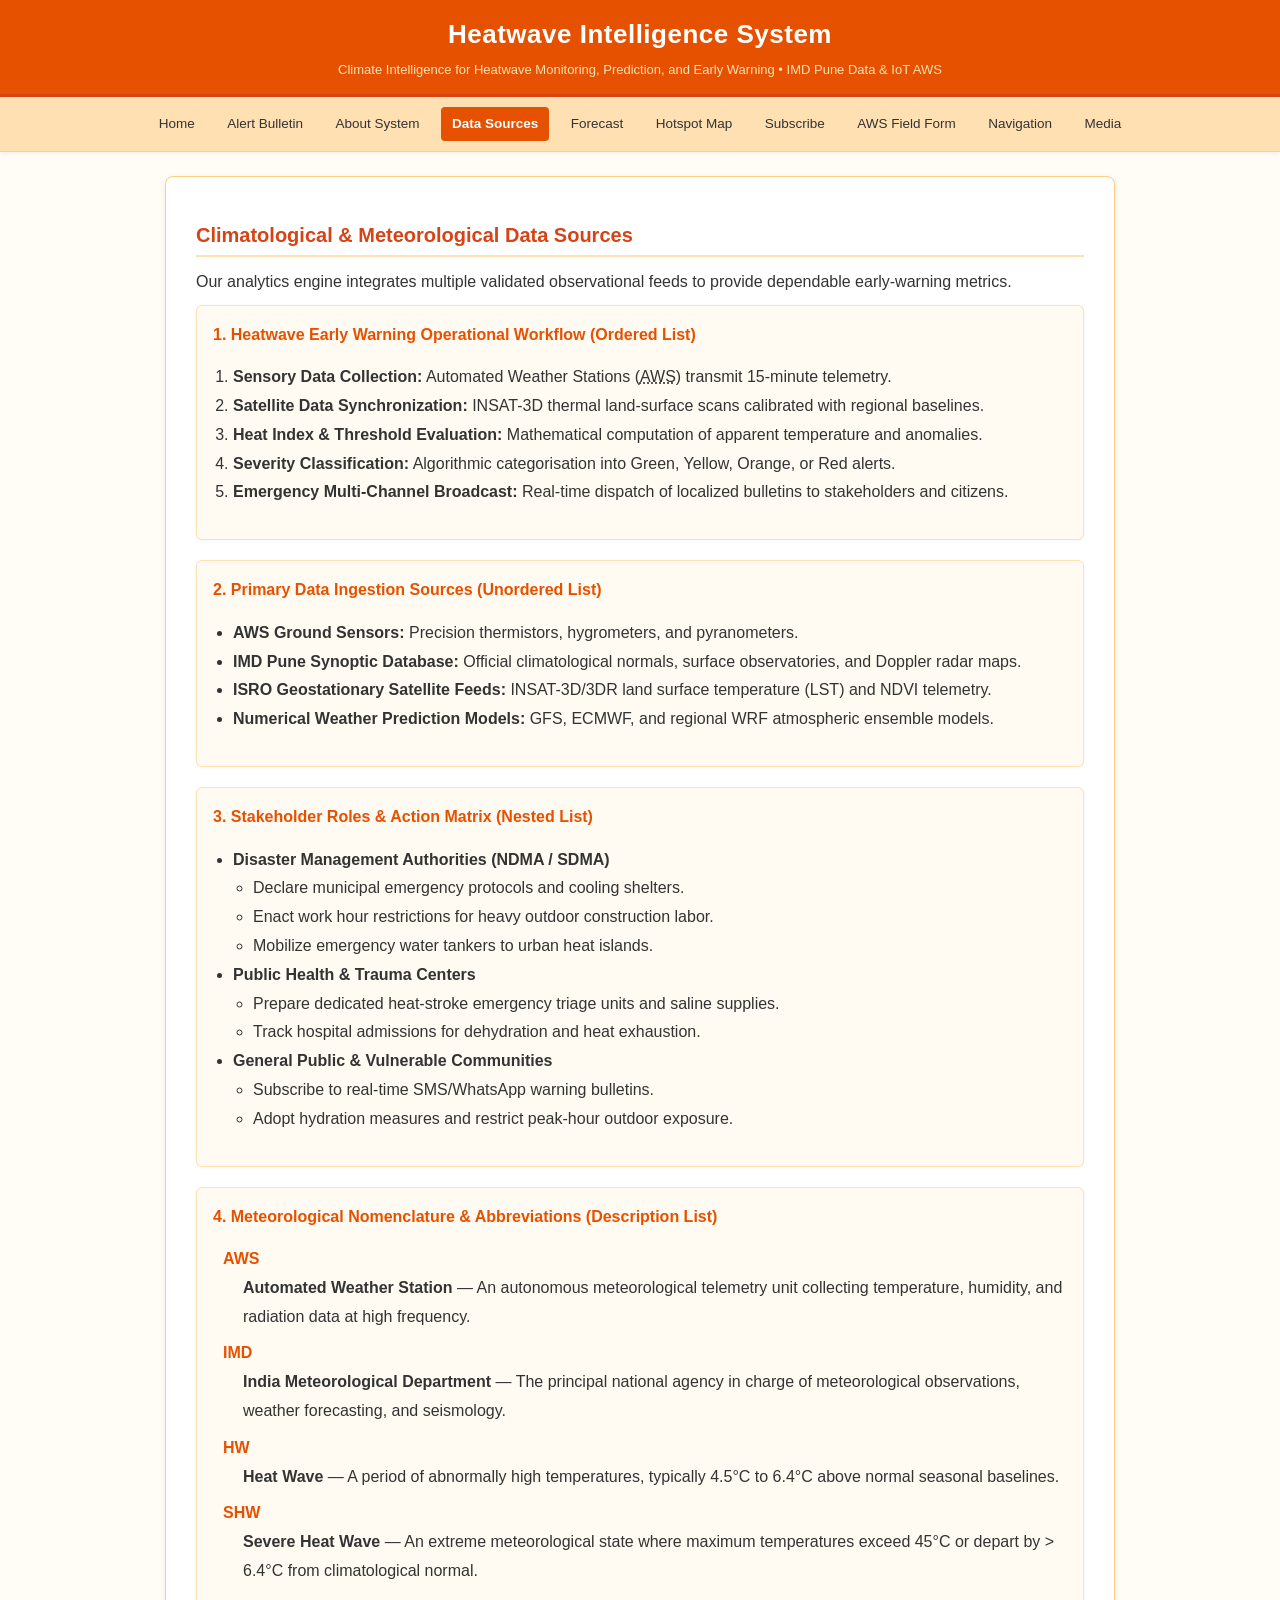
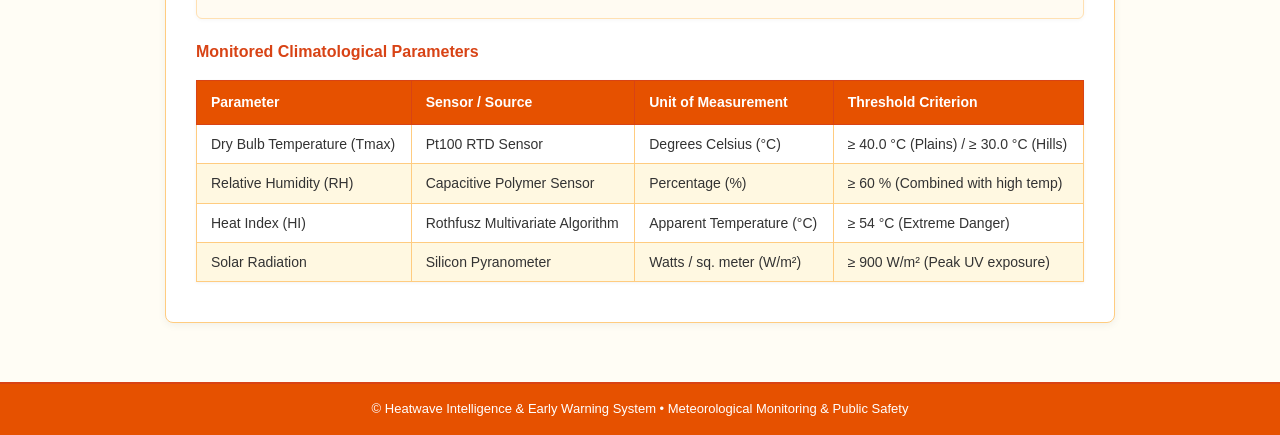
<file: sources.html>
<!DOCTYPE html>
<html lang="en">
<head>
    <meta charset="UTF-8">
    <meta name="viewport" content="width=device-width, initial-scale=1.0">
    <title>Data Sources - Heatwave Intelligence System</title>
    <link rel="stylesheet" href="css/style.css">
    <link rel="stylesheet" href="css/nav.css">
    <link rel="stylesheet" href="css/layout.css">
    <link rel="stylesheet" href="css/table.css">
    <link rel="stylesheet" href="css/effects.css">
</head>
<body>
    <header id="header">
        <h1>Heatwave Intelligence System</h1>
        <p>Climate Intelligence for Heatwave Monitoring, Prediction, and Early Warning &bull; IMD Pune Data &amp; IoT AWS</p>
    </header>

    <nav id="menu">
        <a href="index.html">Home</a>
        <a href="alert-details.html">Alert Bulletin</a>
        <a href="about-system.html">About System</a>
        <a href="sources.html" class="active">Data Sources</a>
        <a href="forecast.html">Forecast</a>
        <a href="hotspot-map.html">Hotspot Map</a>
        <a href="subscribe.html">Subscribe</a>
        <a href="heatwave-form.html">AWS Field Form</a>
        <a href="navigation.html">Navigation</a>
        <a href="media.html">Media</a>
    </nav>

    <div class="main-content">
        <h2>Climatological &amp; Meteorological Data Sources</h2>
        <p>Our analytics engine integrates multiple validated observational feeds to provide dependable early-warning metrics.</p>

        <!-- 1. Ordered List: Forecast/Alert Workflow Steps -->
        <div class="card" style="margin-bottom: 20px;">
            <h3>1. Heatwave Early Warning Operational Workflow (Ordered List)</h3>
            <ol style="line-height: 1.8; padding-left: 20px;">
                <li><b>Sensory Data Collection:</b> Automated Weather Stations (<abbr title="Automated Weather Station">AWS</abbr>) transmit 15-minute telemetry.</li>
                <li><b>Satellite Data Synchronization:</b> INSAT-3D thermal land-surface scans calibrated with regional baselines.</li>
                <li><b>Heat Index &amp; Threshold Evaluation:</b> Mathematical computation of apparent temperature and anomalies.</li>
                <li><b>Severity Classification:</b> Algorithmic categorisation into Green, Yellow, Orange, or Red alerts.</li>
                <li><b>Emergency Multi-Channel Broadcast:</b> Real-time dispatch of localized bulletins to stakeholders and citizens.</li>
            </ol>
        </div>

        <!-- 2. Unordered List: Primary Meteorological Data Sources -->
        <div class="card" style="margin-bottom: 20px;">
            <h3>2. Primary Data Ingestion Sources (Unordered List)</h3>
            <ul style="line-height: 1.8; padding-left: 20px;">
                <li><b>AWS Ground Sensors:</b> Precision thermistors, hygrometers, and pyranometers.</li>
                <li><b>IMD Pune Synoptic Database:</b> Official climatological normals, surface observatories, and Doppler radar maps.</li>
                <li><b>ISRO Geostationary Satellite Feeds:</b> INSAT-3D/3DR land surface temperature (LST) and NDVI telemetry.</li>
                <li><b>Numerical Weather Prediction Models:</b> GFS, ECMWF, and regional WRF atmospheric ensemble models.</li>
            </ul>
        </div>

        <!-- 3. Nested List: Stakeholder Roles & Permitted Actions -->
        <div class="card" style="margin-bottom: 20px;">
            <h3>3. Stakeholder Roles &amp; Action Matrix (Nested List)</h3>
            <ul style="line-height: 1.8; padding-left: 20px;">
                <li>
                    <b>Disaster Management Authorities (NDMA / SDMA)</b>
                    <ul style="list-style-type: circle; padding-left: 20px;">
                        <li>Declare municipal emergency protocols and cooling shelters.</li>
                        <li>Enact work hour restrictions for heavy outdoor construction labor.</li>
                        <li>Mobilize emergency water tankers to urban heat islands.</li>
                    </ul>
                </li>
                <li>
                    <b>Public Health &amp; Trauma Centers</b>
                    <ul style="list-style-type: circle; padding-left: 20px;">
                        <li>Prepare dedicated heat-stroke emergency triage units and saline supplies.</li>
                        <li>Track hospital admissions for dehydration and heat exhaustion.</li>
                    </ul>
                </li>
                <li>
                    <b>General Public &amp; Vulnerable Communities</b>
                    <ul style="list-style-type: circle; padding-left: 20px;">
                        <li>Subscribe to real-time SMS/WhatsApp warning bulletins.</li>
                        <li>Adopt hydration measures and restrict peak-hour outdoor exposure.</li>
                    </ul>
                </li>
            </ul>
        </div>

        <!-- 4. Description List (<dl>): Technical Abbreviations -->
        <div class="card" style="margin-bottom: 20px;">
            <h3>4. Meteorological Nomenclature &amp; Abbreviations (Description List)</h3>
            <dl style="line-height: 1.8; padding-left: 10px;">
                <dt style="font-weight: bold; color: #e65100;">AWS</dt>
                <dd style="margin-left: 20px; margin-bottom: 8px;"><b>Automated Weather Station</b> — An autonomous meteorological telemetry unit collecting temperature, humidity, and radiation data at high frequency.</dd>

                <dt style="font-weight: bold; color: #e65100;">IMD</dt>
                <dd style="margin-left: 20px; margin-bottom: 8px;"><b>India Meteorological Department</b> — The principal national agency in charge of meteorological observations, weather forecasting, and seismology.</dd>

                <dt style="font-weight: bold; color: #e65100;">HW</dt>
                <dd style="margin-left: 20px; margin-bottom: 8px;"><b>Heat Wave</b> — A period of abnormally high temperatures, typically 4.5°C to 6.4°C above normal seasonal baselines.</dd>

                <dt style="font-weight: bold; color: #e65100;">SHW</dt>
                <dd style="margin-left: 20px; margin-bottom: 8px;"><b>Severe Heat Wave</b> — An extreme meteorological state where maximum temperatures exceed 45°C or depart by &gt; 6.4°C from climatological normal.</dd>
            </dl>
        </div>

        <h3>Monitored Climatological Parameters</h3>
        <table class="data-table">
            <thead>
                <tr>
                    <th>Parameter</th>
                    <th>Sensor / Source</th>
                    <th>Unit of Measurement</th>
                    <th>Threshold Criterion</th>
                </tr>
            </thead>
            <tbody>
                <tr>
                    <td>Dry Bulb Temperature (Tmax)</td>
                    <td>Pt100 RTD Sensor</td>
                    <td>Degrees Celsius (°C)</td>
                    <td>&ge; 40.0 °C (Plains) / &ge; 30.0 °C (Hills)</td>
                </tr>
                <tr>
                    <td>Relative Humidity (RH)</td>
                    <td>Capacitive Polymer Sensor</td>
                    <td>Percentage (%)</td>
                    <td>&ge; 60 % (Combined with high temp)</td>
                </tr>
                <tr>
                    <td>Heat Index (HI)</td>
                    <td>Rothfusz Multivariate Algorithm</td>
                    <td>Apparent Temperature (°C)</td>
                    <td>&ge; 54 °C (Extreme Danger)</td>
                </tr>
                <tr>
                    <td>Solar Radiation</td>
                    <td>Silicon Pyranometer</td>
                    <td>Watts / sq. meter (W/m²)</td>
                    <td>&ge; 900 W/m² (Peak UV exposure)</td>
                </tr>
            </tbody>
        </table>
    </div>

    <footer>
        <p>&copy; Heatwave Intelligence &amp; Early Warning System &bull; Meteorological Monitoring &amp; Public Safety</p>
    </footer>
</body>
</html>
</file>
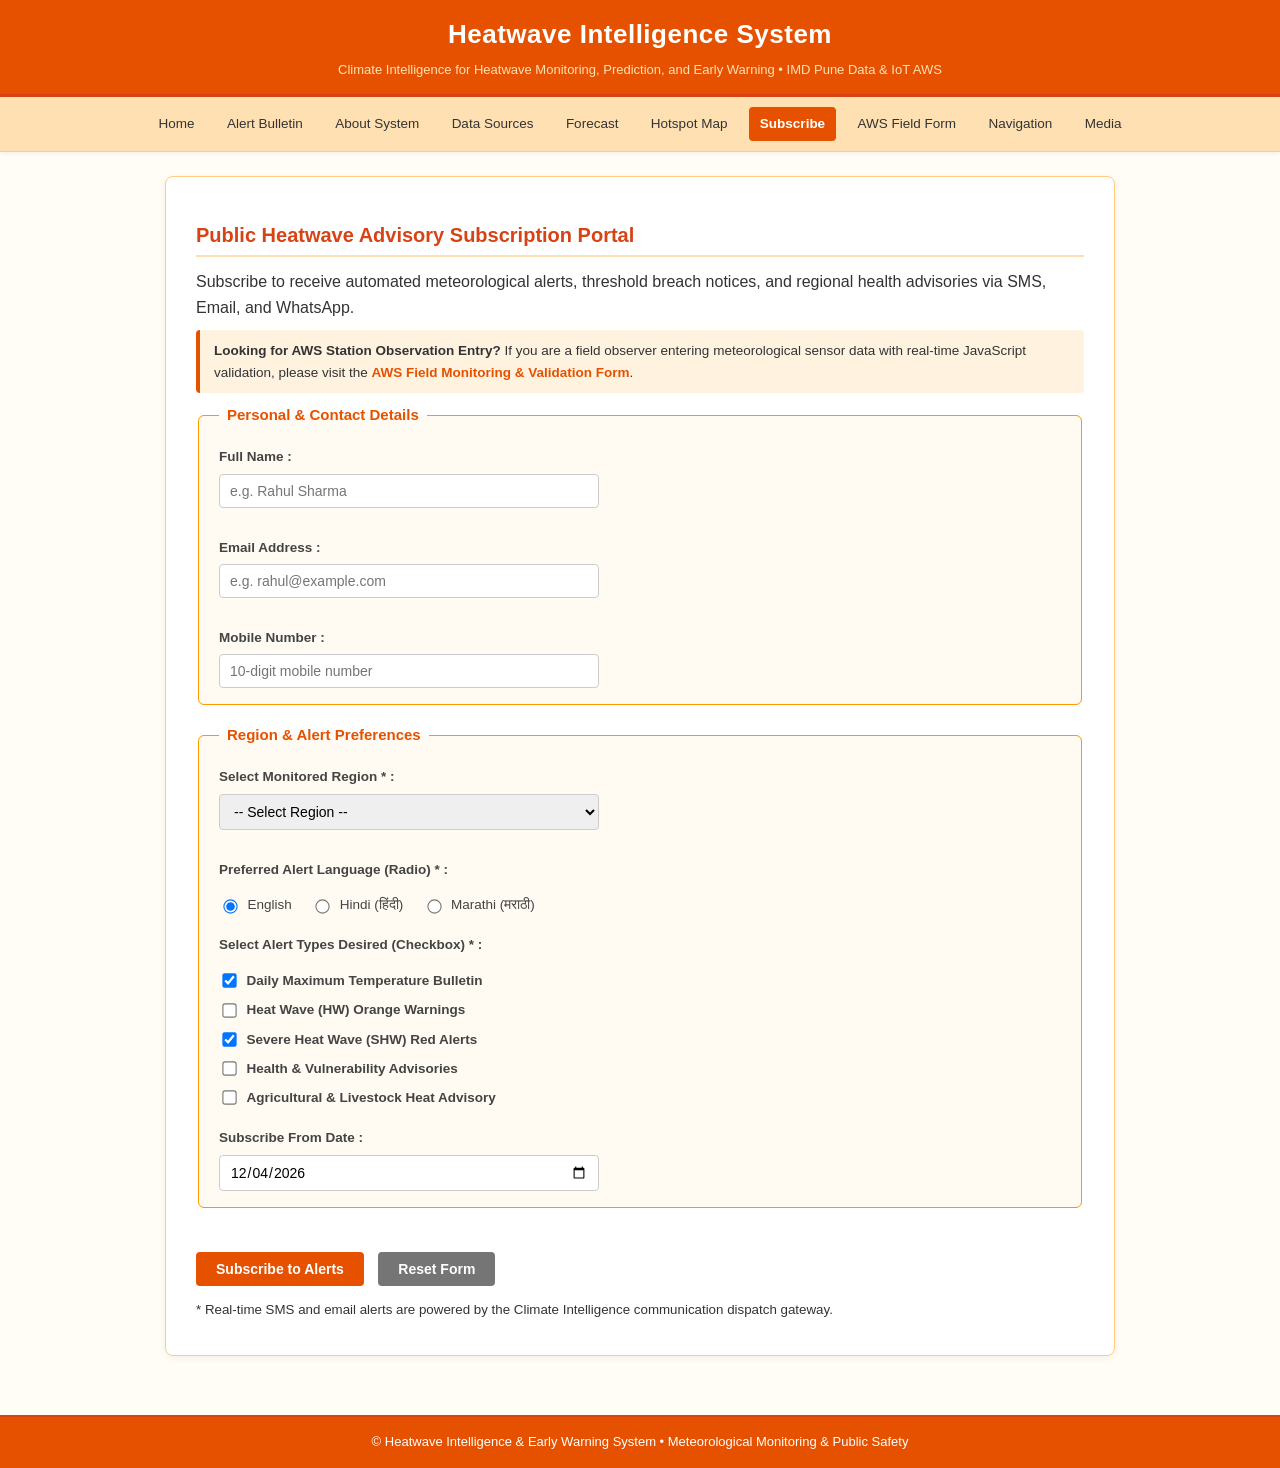
<file: subscribe.html>
<!DOCTYPE html>
<html lang="en">
<head>
    <meta charset="UTF-8">
    <meta name="viewport" content="width=device-width, initial-scale=1.0">
    <title>Subscribe - Heatwave Intelligence System</title>
    <link rel="stylesheet" href="css/style.css">
    <link rel="stylesheet" href="css/nav.css">
    <link rel="stylesheet" href="css/layout.css">
    <link rel="stylesheet" href="css/form.css">
    <link rel="stylesheet" href="css/effects.css">
</head>
<body>
    <header id="header">
        <h1>Heatwave Intelligence System</h1>
        <p>Climate Intelligence for Heatwave Monitoring, Prediction, and Early Warning &bull; IMD Pune Data &amp; IoT AWS</p>
    </header>

    <nav id="menu">
        <a href="index.html">Home</a>
        <a href="alert-details.html">Alert Bulletin</a>
        <a href="about-system.html">About System</a>
        <a href="sources.html">Data Sources</a>
        <a href="forecast.html">Forecast</a>
        <a href="hotspot-map.html">Hotspot Map</a>
        <a href="subscribe.html" class="active">Subscribe</a>
        <a href="heatwave-form.html">AWS Field Form</a>
        <a href="navigation.html">Navigation</a>
        <a href="media.html">Media</a>
    </nav>

    <div class="main-content">
        <h2>Public Heatwave Advisory Subscription Portal</h2>
        <p>
            Subscribe to receive automated meteorological alerts, threshold breach notices, and regional health advisories via SMS, Email, and WhatsApp.
        </p>
        <p style="background-color: #fff3e0; padding: 10px 14px; border-left: 4px solid #e65100; border-radius: 4px; font-size: 13.5px;">
            <b>Looking for AWS Station Observation Entry?</b> If you are a field observer entering meteorological sensor data with real-time JavaScript validation, please visit the <a href="heatwave-form.html" style="font-weight: bold; color: #e65100;">AWS Field Monitoring &amp; Validation Form</a>.
        </p>

        <form action="#" method="get" onsubmit="alert('Subscription recorded successfully!'); return false;">
            <fieldset>
                <legend>Personal &amp; Contact Details</legend>
                <label for="subName">Full Name :</label><br>
                <input type="text" id="subName" name="subName" placeholder="e.g. Rahul Sharma" required>
                <br><br>
                <label for="subEmail">Email Address :</label><br>
                <input type="email" id="subEmail" name="subEmail" placeholder="e.g. rahul@example.com" required>
                <br><br>
                <label for="subMobile">Mobile Number :</label><br>
                <input type="tel" id="subMobile" name="subMobile" maxlength="10" placeholder="10-digit mobile number" required>
            </fieldset>

            <fieldset>
                <legend>Region &amp; Alert Preferences</legend>
                <label for="subRegion">Select Monitored Region * :</label><br>
                <select id="subRegion" name="subRegion" required>
                    <option value="">-- Select Region --</option>
                    <option value="North Zone">North Zone</option>
                    <option value="Central Zone">Central Zone</option>
                    <option value="West Zone">West Zone</option>
                    <option value="South Zone">South Zone</option>
                </select>
                <br><br>
                <label>Preferred Alert Language (Radio) * :</label><br>
                <div class="checkbox-group">
                    <input type="radio" id="langEn" name="language" value="English" checked>
                    <label for="langEn" style="font-weight: normal; margin-right: 15px;">English</label>
                    <input type="radio" id="langHi" name="language" value="Hindi">
                    <label for="langHi" style="font-weight: normal; margin-right: 15px;">Hindi (हिंदी)</label>
                    <input type="radio" id="langMr" name="language" value="Marathi">
                    <label for="langMr" style="font-weight: normal;">Marathi (मराठी)</label>
                </div>

                <label>Select Alert Types Desired (Checkbox) * :</label>
                <div class="checkbox-group">
                    <input type="checkbox" id="altDaily" name="alert" value="daily" checked>
                    <label for="altDaily">Daily Maximum Temperature Bulletin</label><br>
                    <input type="checkbox" id="altHw" name="alert" value="hw">
                    <label for="altHw">Heat Wave (HW) Orange Warnings</label><br>
                    <input type="checkbox" id="altShw" name="alert" value="shw" checked>
                    <label for="altShw">Severe Heat Wave (SHW) Red Alerts</label><br>
                    <input type="checkbox" id="altHealth" name="alert" value="health">
                    <label for="altHealth">Health &amp; Vulnerability Advisories</label><br>
                    <input type="checkbox" id="altAgri" name="alert" value="farmer">
                    <label for="altAgri">Agricultural &amp; Livestock Heat Advisory</label>
                </div>

                <label for="subDate">Subscribe From Date :</label><br>
                <input type="date" id="subDate" name="fromdate" required>
            </fieldset>

            <br>
            <input type="submit" value="Subscribe to Alerts">
            <input type="reset" value="Reset Form">
        </form>

        <p><small>* Real-time SMS and email alerts are powered by the Climate Intelligence communication dispatch gateway.</small></p>
    </div>

    <footer>
        <p>&copy; Heatwave Intelligence &amp; Early Warning System &bull; Meteorological Monitoring &amp; Public Safety</p>
    </footer>

    <script>
        document.getElementById('subDate').value = new Date().toISOString().split('T')[0];
    </script>
</body>
</html>
</file>
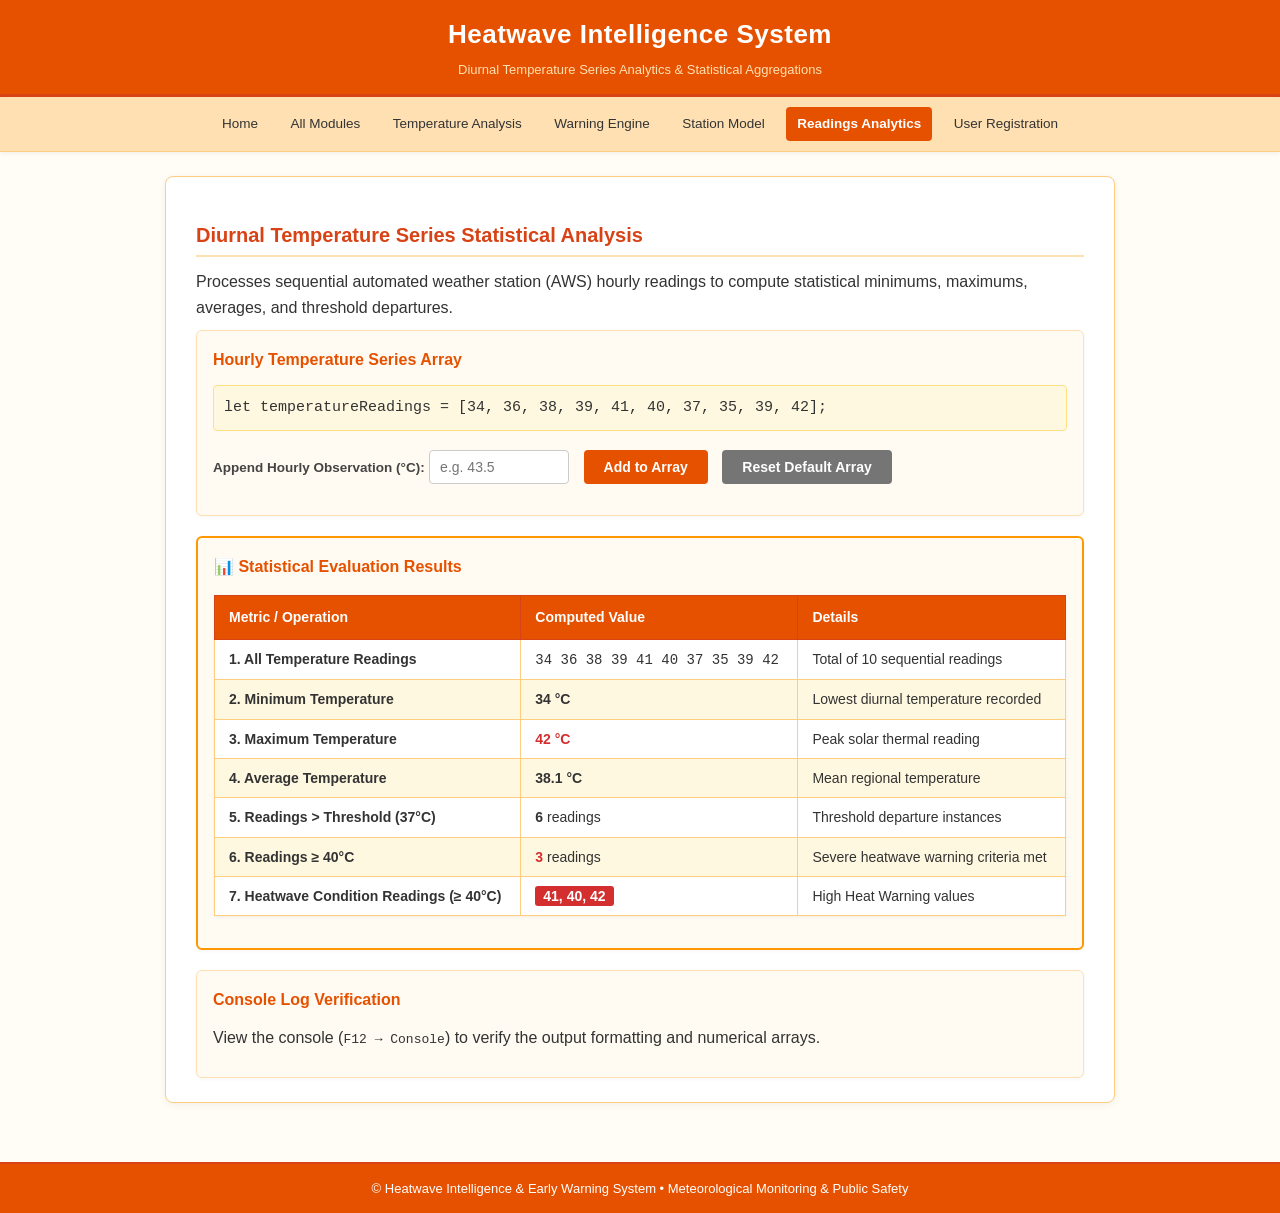
<file: temperature_analysis.html>
<!DOCTYPE html>
<html lang="en">
<head>
    <meta charset="UTF-8">
    <meta name="viewport" content="width=device-width, initial-scale=1.0">
    <title>Diurnal Series Analytics - Heatwave Intelligence System</title>
    <link rel="stylesheet" href="css/style.css">
    <link rel="stylesheet" href="css/nav.css">
    <link rel="stylesheet" href="css/layout.css">
    <link rel="stylesheet" href="css/form.css">
    <link rel="stylesheet" href="css/table.css">
    <link rel="stylesheet" href="css/effects.css">
</head>
<body>
    <header id="header">
        <h1>Heatwave Intelligence System</h1>
        <p>Diurnal Temperature Series Analytics &amp; Statistical Aggregations</p>
    </header>

    <nav id="menu">
        <a href="index.html">Home</a>
        <a href="navigation.html">All Modules</a>
        <a href="heatwave_analysis.html">Temperature Analysis</a>
        <a href="heatwave_warning.html">Warning Engine</a>
        <a href="climate_object.html">Station Model</a>
        <a href="temperature_analysis.html" class="active">Readings Analytics</a>
        <a href="climate_validation.html">User Registration</a>
    </nav>

    <div class="main-content">
        <h2>Diurnal Temperature Series Statistical Analysis</h2>
        <p>
            Processes sequential automated weather station (AWS) hourly readings to compute statistical minimums, maximums, averages, and threshold departures.
        </p>

        <div class="card">
            <h3>Hourly Temperature Series Array</h3>
            <p style="font-family: monospace; font-size: 15px; background: #fff8e1; padding: 10px; border-radius: 4px; border: 1px solid #ffe082;">
                let temperatureReadings = [<span id="rawArrayDisplay">34, 36, 38, 39, 41, 40, 37, 35, 39, 42</span>];
            </p>
            <div style="margin: 15px 0;">
                <label for="newTempInput"><b>Append Hourly Observation (°C):</b></label>
                <input type="number" step="0.1" id="newTempInput" placeholder="e.g. 43.5" style="max-width: 140px; margin-right: 10px;">
                <button type="button" onclick="addReading()">Add to Array</button>
                <button type="button" onclick="resetArray()" style="background-color: #757575;">Reset Default Array</button>
            </div>
        </div>

        <div class="card" style="margin-top: 20px; background-color: #fffbf2; border: 2px solid #ff9800;">
            <h3>📊 Statistical Evaluation Results</h3>
            <table class="data-table">
                <thead>
                    <tr>
                        <th>Metric / Operation</th>
                        <th>Computed Value</th>
                        <th>Details</th>
                    </tr>
                </thead>
                <tbody id="statsTableBody">
                    <!-- Populated by JavaScript -->
                </tbody>
            </table>
        </div>

        <div class="card" style="margin-top: 20px;">
            <h3>Console Log Verification</h3>
            <p>View the console (<code>F12 &rarr; Console</code>) to verify the output formatting and numerical arrays.</p>
        </div>
    </div>

    <footer>
        <p>&copy; Heatwave Intelligence &amp; Early Warning System &bull; Meteorological Monitoring &amp; Public Safety</p>
    </footer>

    <script>
        // Initial Dataset
        let defaultReadings = [34, 36, 38, 39, 41, 40, 37, 35, 39, 42];
        let temperatureReadings = [...defaultReadings];
        let heatwaveThreshold = 37.0;

        function runArrayAnalysis() {
            // Update raw array text
            document.getElementById('rawArrayDisplay').innerText = temperatureReadings.join(', ');

            // 1. Display all temperature readings
            let allReadingsStr = temperatureReadings.join(' ');

            // 2. Minimum Temperature
            let minTemp = temperatureReadings[0];
            for (let i = 1; i < temperatureReadings.length; i++) {
                if (temperatureReadings[i] < minTemp) {
                    minTemp = temperatureReadings[i];
                }
            }

            // 3. Maximum Temperature
            let maxTemp = temperatureReadings[0];
            for (let i = 1; i < temperatureReadings.length; i++) {
                if (temperatureReadings[i] > maxTemp) {
                    maxTemp = temperatureReadings[i];
                }
            }

            // 4. Average Temperature
            let sum = 0;
            for (let i = 0; i < temperatureReadings.length; i++) {
                sum += temperatureReadings[i];
            }
            let avgTemp = (sum / temperatureReadings.length).toFixed(1);

            // 5. Count of readings above heatwave threshold (> 37°C)
            let aboveThresholdCount = 0;
            for (let i = 0; i < temperatureReadings.length; i++) {
                if (temperatureReadings[i] > heatwaveThreshold) {
                    aboveThresholdCount++;
                }
            }

            // 6. Count of readings >= 40°C
            let severeCount = 0;
            let severeReadings = [];
            for (let i = 0; i < temperatureReadings.length; i++) {
                if (temperatureReadings[i] >= 40) {
                    severeCount++;
                    severeReadings.push(temperatureReadings[i]);
                }
            }

            // 7. High heat condition readings (>= 40°C)
            let severeReadingsStr = severeReadings.join(', ');

            // Console Output
            console.clear();
            console.log("=== Temperature Readings Array Analysis ===");
            console.log("Temperature Readings:\n" + allReadingsStr);
            console.log("Minimum Temperature: " + minTemp + "°C");
            console.log("Maximum Temperature: " + maxTemp + "°C");
            console.log("Average Temperature: " + avgTemp + "°C");
            console.log("Readings > Threshold (" + heatwaveThreshold + "°C): " + aboveThresholdCount);
            console.log("Readings ≥ 40°C: " + severeCount);
            console.log("Heatwave Condition Readings: " + severeReadingsStr);

            // Populate Table in DOM
            let tbodyHtml = `
                <tr>
                    <td><b>1. All Temperature Readings</b></td>
                    <td><code>${allReadingsStr}</code></td>
                    <td>Total of ${temperatureReadings.length} sequential readings</td>
                </tr>
                <tr>
                    <td><b>2. Minimum Temperature</b></td>
                    <td><b>${minTemp} °C</b></td>
                    <td>Lowest diurnal temperature recorded</td>
                </tr>
                <tr>
                    <td><b>3. Maximum Temperature</b></td>
                    <td><b style="color:#d32f2f;">${maxTemp} °C</b></td>
                    <td>Peak solar thermal reading</td>
                </tr>
                <tr>
                    <td><b>4. Average Temperature</b></td>
                    <td><b>${avgTemp} °C</b></td>
                    <td>Mean regional temperature</td>
                </tr>
                <tr>
                    <td><b>5. Readings &gt; Threshold (${heatwaveThreshold}°C)</b></td>
                    <td><b>${aboveThresholdCount}</b> readings</td>
                    <td>Threshold departure instances</td>
                </tr>
                <tr>
                    <td><b>6. Readings &ge; 40°C</b></td>
                    <td><b style="color:#d32f2f;">${severeCount}</b> readings</td>
                    <td>Severe heatwave warning criteria met</td>
                </tr>
                <tr>
                    <td><b>7. Heatwave Condition Readings (&ge; 40°C)</b></td>
                    <td><span class="badge-severe">${severeReadingsStr}</span></td>
                    <td>High Heat Warning values</td>
                </tr>
            `;

            document.getElementById('statsTableBody').innerHTML = tbodyHtml;
        }

        function addReading() {
            let val = parseFloat(document.getElementById('newTempInput').value);
            if (!isNaN(val) && val >= 0 && val <= 60) {
                temperatureReadings.push(val);
                document.getElementById('newTempInput').value = '';
                runArrayAnalysis();
            } else {
                alert("Please enter a valid temperature reading between 0 and 60 °C.");
            }
        }

        function resetArray() {
            temperatureReadings = [...defaultReadings];
            runArrayAnalysis();
        }

        window.onload = function() {
            runArrayAnalysis();
        };
    </script>
</body>
</html>
</file>
<file: css/style.css>
* {
    box-sizing: border-box;
}

body {
    font-family: Arial, Helvetica, sans-serif;
    background-color: #fffdf5;
    color: #333333;
    line-height: 1.6;
    margin: 0;
    padding: 0;
    min-height: 100vh;
    display: flex;
    flex-direction: column;
}

/* Headings */
h1, h2, h3, h4, h5, h6 {
    color: #d84315;
    margin-top: 18px;
    margin-bottom: 12px;
    font-weight: bold;
}

h1 { font-size: 24px; }
h2 { font-size: 20px; border-bottom: 2px solid #ffe0b2; padding-bottom: 4px; }
h3 { font-size: 16px; }

p {
    color: #333333;
    margin: 10px 0;
}

a {
    color: #0066cc;
    text-decoration: none;
}

a:hover {
    text-decoration: underline;
}

a:visited {
    color: #7b1fa2;
}

/* Header */
#header, header {
    background-color: #e65100;
    padding: 14px 20px;
    text-align: center;
    color: #ffffff;
    border-bottom: 3px solid #d84315;
    width: 100%;
}

#header h1, header h1 {
    color: #ffffff;
    margin: 0 0 4px 0;
    font-size: 26px;
    letter-spacing: 0.5px;
}

#header p, header p {
    color: #ffe0b2;
    margin: 0;
    font-size: 13px;
}

/* Main Container */
.main-content {
    flex: 1 0 auto;
    width: 88%;
    max-width: 950px;
    margin: 24px auto;
    background-color: #ffffff;
    padding: 24px 30px;
    border: 1px solid #ffcc80;
    border-radius: 8px;
    box-shadow: 0 2px 8px rgba(0, 0, 0, 0.06);
}

/* Footer */
footer {
    flex-shrink: 0;
    background-color: #e65100;
    color: #ffffff;
    padding: 12px 20px;
    margin-top: 35px;
    text-align: center;
    font-size: 13px;
    border-top: 2px solid #d84315;
}

footer p {
    color: #ffffff;
    margin: 3px 0;
}

/* Quick badges & highlights */
.badge-severe { background-color: #d32f2f; color: #fff; padding: 2px 8px; border-radius: 3px; font-weight: bold; }
.badge-warning { background-color: #f57c00; color: #fff; padding: 2px 8px; border-radius: 3px; font-weight: bold; }
.badge-watch { background-color: #fbc02d; color: #333; padding: 2px 8px; border-radius: 3px; font-weight: bold; }
.badge-normal { background-color: #388e3c; color: #fff; padding: 2px 8px; border-radius: 3px; font-weight: bold; }
</file>
<file: css/nav.css>
#menu, nav {
    background-color: #ffe0b2;
    padding: 8px 0;
    width: 100%;
    text-align: center;
    border-bottom: 1px solid #ffcc80;
    box-shadow: 0 2px 4px rgba(0, 0, 0, 0.05);
}

#menu a, nav a {
    color: #333333;
    text-decoration: none;
    padding: 6px 11px;
    display: inline-block;
    margin: 2px 3px;
    border-radius: 4px;
    font-size: 13.5px;
    font-weight: 500;
    transition: all 0.25s ease;
}

#menu a:hover, nav a:hover {
    background-color: #ffb74d;
    color: #ffffff;
    text-decoration: none;
    transform: translateY(-1px);
    box-shadow: 0 2px 4px rgba(0, 0, 0, 0.15);
}

#menu a.active, nav a.active {
    background-color: #e65100;
    color: #ffffff;
    font-weight: bold;
}
</file>
<file: css/layout.css>
* {
    box-sizing: border-box;
}

html, body {
    height: 100%;
    margin: 0;
    padding: 0;
}

body {
    display: flex;
    flex-direction: column;
    min-height: 100vh;
}

header, #header {
    flex-shrink: 0;
    width: 100%;
}

nav, #menu {
    flex-shrink: 0;
    width: 100%;
}

.main-content {
    flex: 1 0 auto;
}

.grid-2col {
    display: grid;
    grid-template-columns: repeat(auto-fit, minmax(320px, 1fr));
    gap: 20px;
    margin: 15px 0;
}

.card {
    background-color: #fffbf2;
    border: 1px solid #ffe0b2;
    border-radius: 6px;
    padding: 16px;
    box-shadow: 0 1px 4px rgba(0,0,0,0.04);
}

.card h3 {
    margin-top: 0;
    color: #e65100;
}

@media (max-width: 768px) {
    .main-content {
        width: 95%;
        padding: 16px;
    }
    #menu a, nav a {
        padding: 5px 8px;
        font-size: 12.5px;
    }
}
</file>
<file: css/table.css>
table.data-table, table.result-table {
    width: 100%;
    border-collapse: collapse;
    margin: 16px 0;
    font-size: 14px;
    background-color: #ffffff;
    box-shadow: 0 1px 3px rgba(0,0,0,0.05);
}

table.data-table th {
    background-color: #e65100;
    color: #ffffff;
    padding: 10px 14px;
    text-align: left;
    font-weight: bold;
    border: 1px solid #d84315;
}

table.data-table td {
    padding: 8px 14px;
    border: 1px solid #ffcc80;
}

table.data-table tr:nth-child(even) {
    background-color: #fff8e1;
}

table.data-table tr:hover {
    background-color: #ffe0b2;
}

table.result-table td {
    padding: 7px 12px;
    border-bottom: 1px solid #c8e6c9;
    font-size: 14px;
}
</file>
<file: css/effects.css>
/* Visual Transitions, Transforms & Media Gallery Styling */
.gallery-container {
    display: grid;
    grid-template-columns: repeat(auto-fit, minmax(280px, 1fr));
    gap: 20px;
    margin: 20px 0;
}

.gallery-item {
    background: #fffbf2;
    border: 1px solid #ffcc80;
    border-radius: 8px;
    overflow: hidden;
    padding: 12px;
    transition: all 0.3s ease;
    box-shadow: 0 3px 6px rgba(0,0,0,0.08);
}

.gallery-item:hover {
    transform: translateY(-4px) scale(1.02);
    box-shadow: 0 8px 16px rgba(230, 81, 0, 0.25);
    border-color: #e65100;
}

.gallery-item img, .gallery-item video {
    width: 100%;
    border-radius: 6px;
    display: block;
}

.quick-links-box {
    display: flex;
    flex-wrap: wrap;
    gap: 10px;
    margin: 15px 0;
}

.quick-link-btn {
    background: #fffbf2;
    border: 1px solid #ff9800;
    color: #e65100;
    padding: 8px 14px;
    border-radius: 4px;
    font-weight: 600;
    font-size: 13.5px;
    transition: all 0.2s ease;
}

.quick-link-btn:hover {
    background: #e65100;
    color: #ffffff;
    text-decoration: none;
    box-shadow: 0 2px 6px rgba(230, 81, 0, 0.3);
}

/* Task 10 (CSS3): Glowing Alert / Emergency Offer Box */
@keyframes emergencyGlow {
    0% {
        box-shadow: 0 0 5px rgba(211, 47, 47, 0.5), 0 0 10px rgba(211, 47, 47, 0.3);
        border-color: #d32f2f;
    }
    50% {
        box-shadow: 0 0 18px rgba(211, 47, 47, 0.9), 0 0 25px rgba(230, 81, 0, 0.6);
        border-color: #ff1744;
    }
    100% {
        box-shadow: 0 0 5px rgba(211, 47, 47, 0.5), 0 0 10px rgba(211, 47, 47, 0.3);
        border-color: #d32f2f;
    }
}

.glowing-alert-box {
    background-color: #ffebee;
    border: 2px solid #d32f2f;
    border-radius: 8px;
    padding: 16px 20px;
    margin: 20px 0;
    animation: emergencyGlow 2s infinite ease-in-out;
    transition: transform 0.2s ease;
}

.glowing-alert-box:hover {
    transform: scale(1.01);
}

.glowing-alert-box h3 {
    color: #c62828;
    margin-top: 0;
    font-size: 18px;
    text-shadow: 1px 1px 2px rgba(211, 47, 47, 0.2);
}
</file>
<file: css/form.css>
fieldset {
    border: 1.5px solid #ff9800;
    border-radius: 6px;
    padding: 16px 20px;
    margin-bottom: 18px;
    background-color: #fffbf2;
}

legend {
    font-weight: bold;
    color: #e65100;
    padding: 0 8px;
    font-size: 15px;
}

label {
    font-weight: 600;
    font-size: 13.5px;
    color: #444;
    display: inline-block;
    margin-bottom: 2px;
}

input[type="text"],
input[type="email"],
input[type="tel"],
input[type="date"],
input[type="number"],
input[type="password"],
select,
textarea {
    padding: 8px 10px;
    border: 1px solid #ccc;
    border-radius: 4px;
    margin-top: 4px;
    font-size: 14px;
    width: 100%;
    max-width: 380px;
    box-sizing: border-box;
    font-family: inherit;
    transition: border-color 0.2s, box-shadow 0.2s;
}

input:focus, select:focus, textarea:focus {
    border-color: #e65100;
    outline: none;
    box-shadow: 0 0 5px rgba(230, 81, 0, 0.3);
}

input[type="checkbox"],
input[type="radio"] {
    margin-right: 6px;
    transform: scale(1.1);
    vertical-align: middle;
}

.checkbox-group {
    margin: 8px 0 12px 0;
    line-height: 1.8;
}

.error {
    color: #d32f2f;
    font-size: 13px;
    margin-left: 8px;
    font-weight: bold;
    display: inline-block;
}

input[type="submit"],
input[type="reset"],
button,
.btn {
    background-color: #e65100;
    color: #ffffff;
    border: none;
    padding: 9px 20px;
    border-radius: 4px;
    cursor: pointer;
    font-size: 14px;
    font-weight: bold;
    margin-right: 10px;
    transition: background-color 0.2s, transform 0.1s;
    text-decoration: none;
    display: inline-block;
}

input[type="reset"] {
    background-color: #757575;
}

input[type="submit"]:hover, button:hover, .btn:hover {
    background-color: #bf360c;
    transform: translateY(-1px);
}

input[type="reset"]:hover {
    background-color: #555555;
}

#successMsg {
    background-color: #e8f5e9;
    border: 2px solid #4caf50;
    border-radius: 6px;
    padding: 18px 20px;
    margin-top: 20px;
}

#successMsg h3 {
    color: #2e7d32;
    margin-top: 0;
}
</file>
